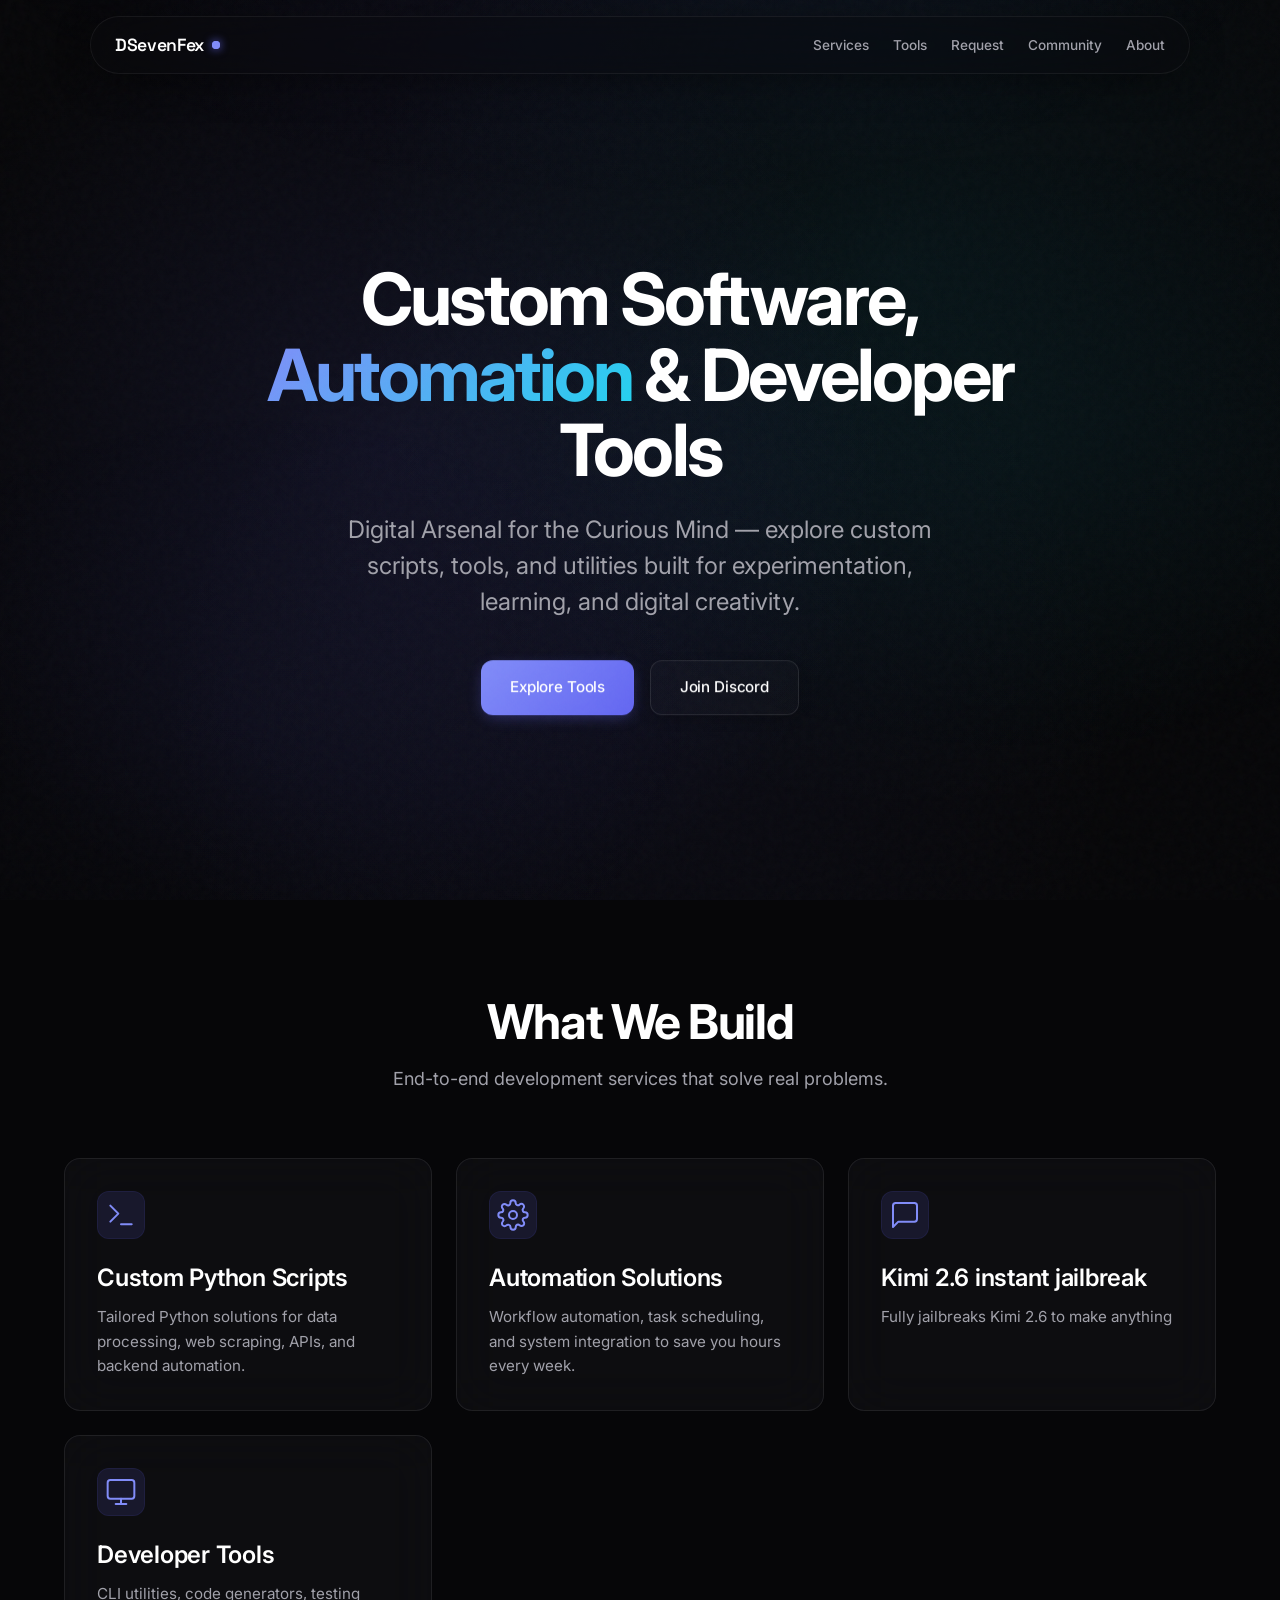
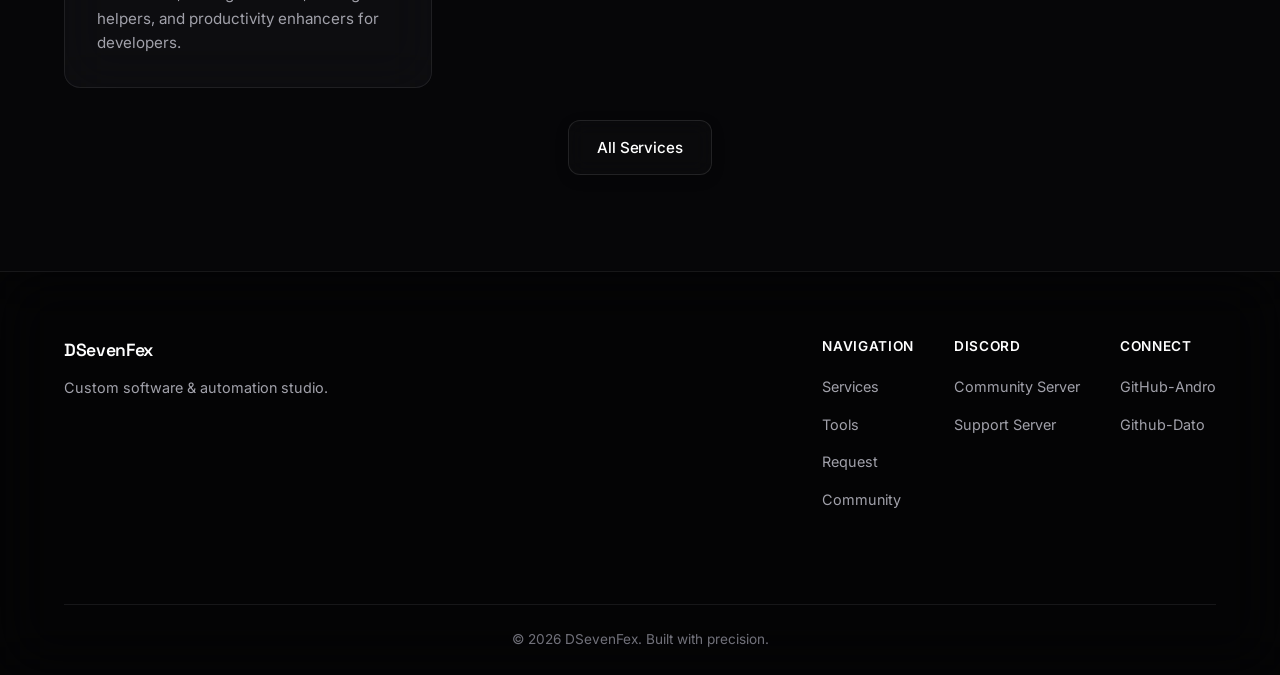
<file: index.html>
<!-- ========== index.html ========== -->
<!DOCTYPE html>
<html lang="en">
<head>
  <meta charset="UTF-8">
  <meta name="viewport" content="width=device-width, initial-scale=1.0">
  <title>DSevenFex | Custom Software & Automation Studio</title>
  <link rel="preconnect" href="https://fonts.googleapis.com">
  <link rel="preconnect" href="https://fonts.gstatic.com" crossorigin>
  <link href="https://fonts.googleapis.com/css2?family=Inter:opsz,wght@14..32,400;14..32,500;14..32,600;14..32,700&family=Space+Grotesk:wght@400;500;600;700&family=JetBrains+Mono:wght@400;500&display=swap" rel="stylesheet">
  <link rel="stylesheet" href="style.css">
  <link rel="icon" type="image/png" href="./favicon.jpg">
</head>
<body>
  <header class="header" id="header">
    <div class="container nav-container">
      <a href="index.html" class="logo" aria-label="DSevenFex home">
        <span class="logo-text">DSevenFex</span>
        <span class="logo-dot"></span>
      </a>
      <nav class="nav" id="nav">
        <ul class="nav-links">
          <li><a href="services.html" class="nav-link">Services</a></li>
          <li><a href="tools.html" class="nav-link">Tools</a></li>
          <li><a href="request.html" class="nav-link">Request</a></li>
          <li><a href="discord.html" class="nav-link">Community</a></li>
          <li><a href="about.html" class="nav-link">About</a></li>
        </ul>
      </nav>
      <button class="nav-toggle" id="nav-toggle" aria-label="Toggle menu">
        <span class="hamburger"></span>
      </button>
    </div>
  </header>

  <main>
    <!-- Hero Section -->
    <section class="hero" id="hero">
      <canvas id="hero-canvas" aria-hidden="true"></canvas>
      <div class="hero-content container">
        <h1 class="hero-title reveal">
          Custom Software,<br>
          <span class="hero-accent">Automation</span> & Developer Tools
        </h1>
        <p class="hero-subtitle reveal">Digital Arsenal for the Curious Mind — explore custom scripts, tools, and utilities built for experimentation, learning, and digital creativity.</p>
        <div class="hero-actions reveal">
          <a href="tools.html" class="btn btn-primary">Explore Tools</a>
          <a href="discord.html" class="btn btn-outline">Join Discord</a>
        </div>
      </div>
    </section>

    <!-- Service teaser grid (brief) -->
    <section class="section services" id="services-overview">
      <div class="container">
        <div class="section-header reveal">
          <h2 class="section-title">What We Build</h2>
          <p class="section-subtitle">End-to-end development services that solve real problems.</p>
        </div>
        <div class="services-grid">
          <article class="service-card reveal">
            <div class="service-icon">
              <svg width="32" height="32" viewBox="0 0 24 24" fill="none" stroke="currentColor" stroke-width="1.5" stroke-linecap="round" stroke-linejoin="round"><polyline points="4 17 10 11 4 5"></polyline><line x1="12" y1="19" x2="20" y2="19"></line></svg>
            </div>
            <h3>Custom Python Scripts</h3>
            <p>Tailored Python solutions for data processing, web scraping, APIs, and backend automation.</p>
          </article>
          <article class="service-card reveal">
            <div class="service-icon">
              <svg width="32" height="32" viewBox="0 0 24 24" fill="none" stroke="currentColor" stroke-width="1.5" stroke-linecap="round" stroke-linejoin="round"><circle cx="12" cy="12" r="3"></circle><path d="M19.4 15a1.65 1.65 0 0 0 .33 1.82l.06.06a2 2 0 0 1 0 2.83 2 2 0 0 1-2.83 0l-.06-.06a1.65 1.65 0 0 0-1.82-.33 1.65 1.65 0 0 0-1 1.51V21a2 2 0 0 1-2 2 2 2 0 0 1-2-2v-.09A1.65 1.65 0 0 0 9 19.4a1.65 1.65 0 0 0-1.82.33l-.06.06a2 2 0 0 1-2.83 0 2 2 0 0 1 0-2.83l.06-.06A1.65 1.65 0 0 0 4.68 15a1.65 1.65 0 0 0-1.51-1H3a2 2 0 0 1-2-2 2 2 0 0 1 2-2h.09A1.65 1.65 0 0 0 4.6 9a1.65 1.65 0 0 0-.33-1.82l-.06-.06a2 2 0 0 1 0-2.83 2 2 0 0 1 2.83 0l.06.06A1.65 1.65 0 0 0 9 4.68a1.65 1.65 0 0 0 1-1.51V3a2 2 0 0 1 2-2 2 2 0 0 1 2 2v.09a1.65 1.65 0 0 0 1 1.51 1.65 1.65 0 0 0 1.82-.33l.06-.06a2 2 0 0 1 2.83 0 2 2 0 0 1 0 2.83l-.06.06A1.65 1.65 0 0 0 19.4 9a1.65 1.65 0 0 0 1.51 1H21a2 2 0 0 1 2 2 2 2 0 0 1-2 2h-.09a1.65 1.65 0 0 0-1.51 1z"></path></svg>
            </div>
            <h3>Automation Solutions</h3>
            <p>Workflow automation, task scheduling, and system integration to save you hours every week.</p>
          </article>
          <article class="service-card reveal">
            <div class="service-icon">
              <svg width="32" height="32" viewBox="0 0 24 24" fill="none" stroke="currentColor" stroke-width="1.5" stroke-linecap="round" stroke-linejoin="round"><path d="M21 15a2 2 0 0 1-2 2H7l-4 4V5a2 2 0 0 1 2-2h14a2 2 0 0 1 2 2z"></path></svg>
            </div>
            <h3>Kimi 2.6 instant jailbreak</h3>
            <p>Fully jailbreaks Kimi 2.6 to make anything</p>
          </article>
          <article class="service-card reveal">
            <div class="service-icon">
              <svg width="32" height="32" viewBox="0 0 24 24" fill="none" stroke="currentColor" stroke-width="1.5" stroke-linecap="round" stroke-linejoin="round"><rect x="2" y="3" width="20" height="14" rx="2" ry="2"></rect><line x1="8" y1="21" x2="16" y2="21"></line><line x1="12" y1="17" x2="12" y2="21"></line></svg>
            </div>
            <h3>Developer Tools</h3>
            <p>CLI utilities, code generators, testing helpers, and productivity enhancers for developers.</p>
          </article>
        </div>
        <div style="text-align: center; margin-top: 2rem;">
          <a href="services.html" class="btn btn-outline">All Services</a>
        </div>
      </div>
    </section>
  </main>

  <footer class="footer">
    <div class="container footer-container">
      <div class="footer-brand">
        <a href="index.html" class="logo">DSevenFex</a>
        <p>Custom software & automation studio.</p>
      </div>
      <div class="footer-links">
        <div class="footer-col">
          <h5>Navigation</h5>
          <ul>
            <li><a href="services.html">Services</a></li>
            <li><a href="tools.html">Tools</a></li>
            <li><a href="request.html">Request</a></li>
            <li><a href="discord.html">Community</a></li>
          </ul>
        </div>
        <div class="footer-col">
          <h5>Discord</h5>
          <ul>
            <li><a href="#">Community Server</a></li>
            <li><a href="#">Support Server</a></li>
          </ul>
        </div>
        <div class="footer-col">
          <h5>Connect</h5>
          <ul>
            <li><a href="https://github.com/mrandrovarme">GitHub-Andro</a></li>
            <li><a href="https://github.com/datodato788">Github-Dato</a></li>
          </ul>
        </div>
      </div>
      <div class="footer-bottom">
        <p>&copy; 2026 DSevenFex. Built with precision.</p>
      </div>
    </div>
  </footer>

  <button class="back-to-top" id="back-to-top" aria-label="Back to top">
    <svg width="20" height="20" viewBox="0 0 24 24" fill="none" stroke="currentColor" stroke-width="2" stroke-linecap="round" stroke-linejoin="round"><polyline points="18 15 12 9 6 15"/></svg>
  </button>

  <script src="script.js"></script>
</body>
</html>
</file>
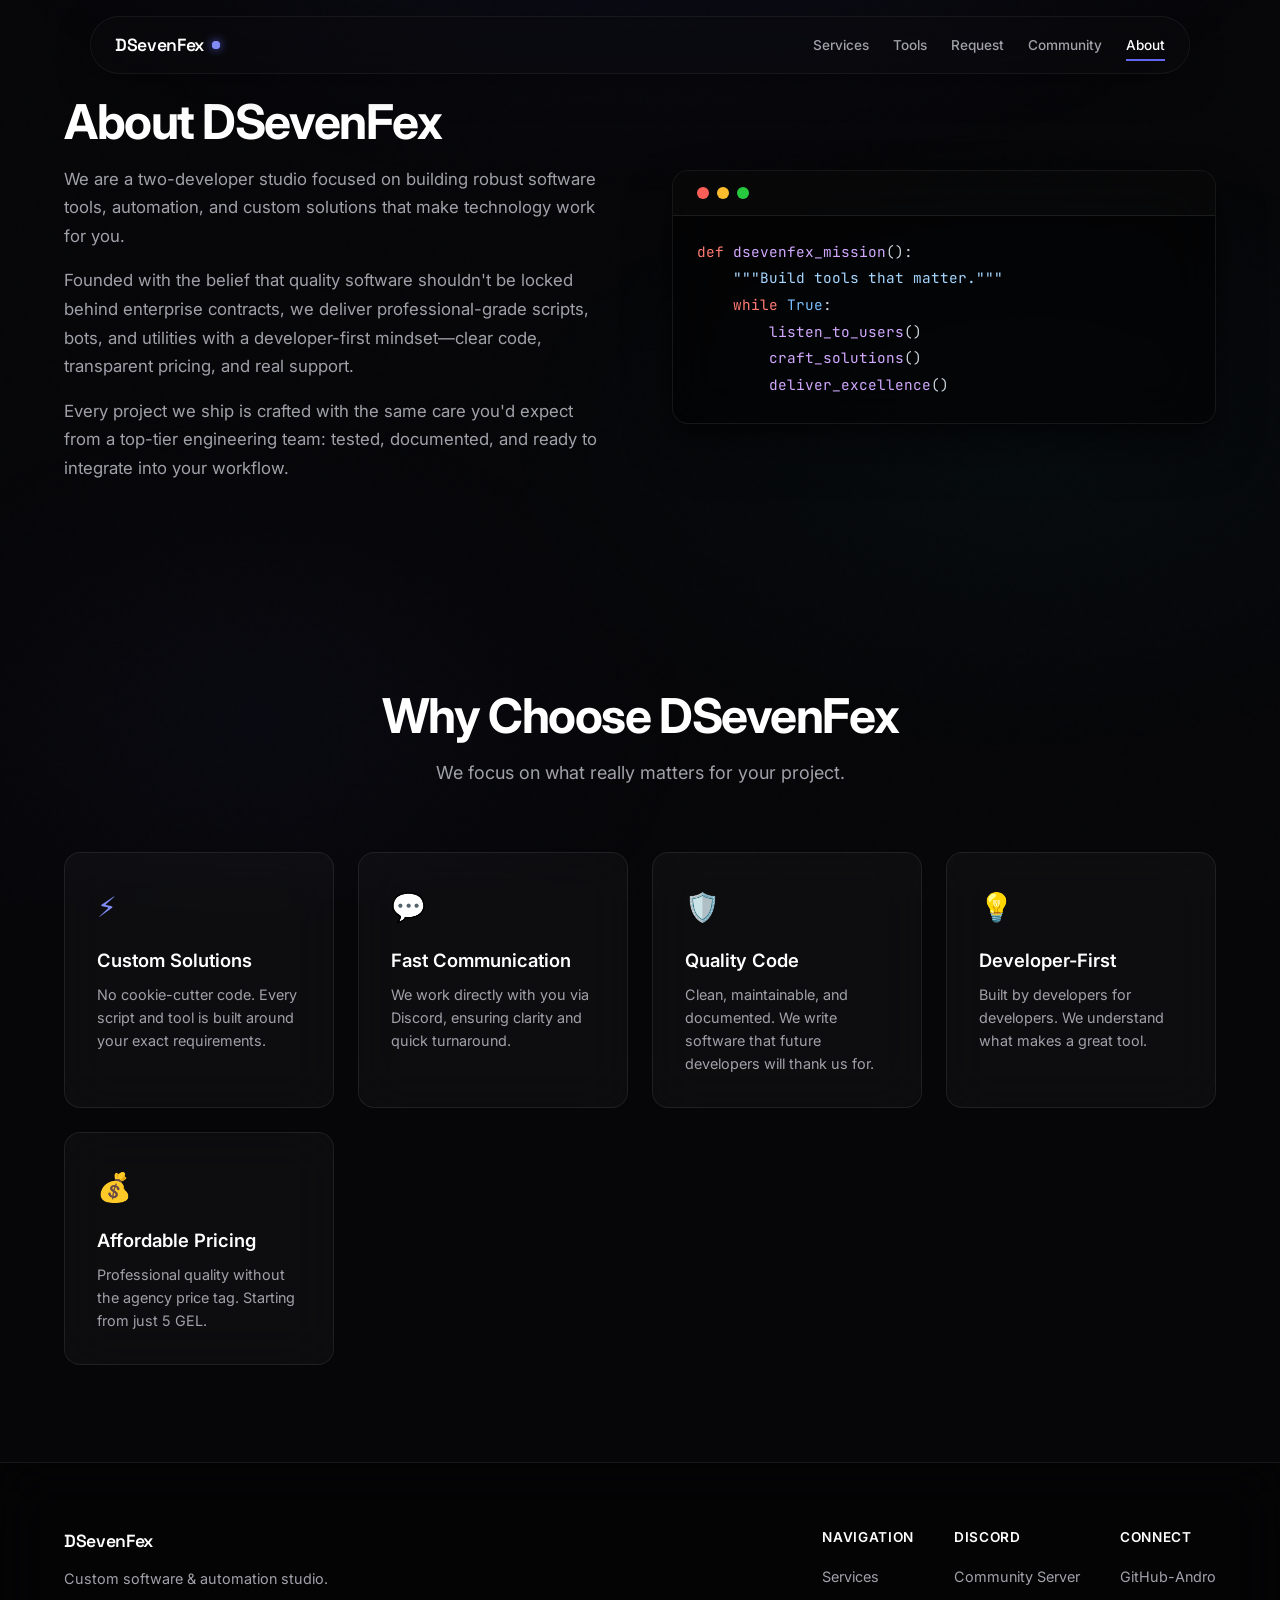
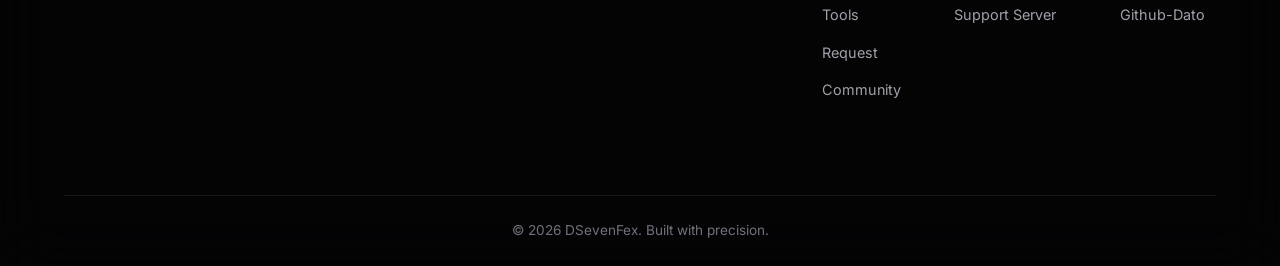
<file: about.html>
<!-- ========== about.html ========== -->
<!DOCTYPE html>
<html lang="en">
<head>
  <meta charset="UTF-8">
  <meta name="viewport" content="width=device-width, initial-scale=1.0">
  <title>About | DSevenFex</title>
  <link rel="preconnect" href="https://fonts.googleapis.com">
  <link rel="preconnect" href="https://fonts.gstatic.com" crossorigin>
  <link href="https://fonts.googleapis.com/css2?family=Inter:opsz,wght@14..32,400;14..32,500;14..32,600;14..32,700&family=Space+Grotesk:wght@400;500;600;700&family=JetBrains+Mono:wght@400;500&display=swap" rel="stylesheet">
  <link rel="stylesheet" href="style.css">
  <link rel="icon" type="image/png" href="./favicon.jpg">
</head>
<body>
  <header class="header" id="header">
    <div class="container nav-container">
      <a href="index.html" class="logo" aria-label="DSevenFex home">
        <span class="logo-text">DSevenFex</span>
        <span class="logo-dot"></span>
      </a>
      <nav class="nav" id="nav">
        <ul class="nav-links">
          <li><a href="services.html" class="nav-link">Services</a></li>
          <li><a href="tools.html" class="nav-link">Tools</a></li>
          <li><a href="request.html" class="nav-link">Request</a></li>
          <li><a href="discord.html" class="nav-link">Community</a></li>
          <li><a href="about.html" class="nav-link active">About</a></li>
        </ul>
      </nav>
      <button class="nav-toggle" id="nav-toggle" aria-label="Toggle menu">
        <span class="hamburger"></span>
      </button>
    </div>
  </header>

  <main>
    <section class="section about" id="about">
      <div class="container about-container">
        <div class="about-text reveal">
          <h2 class="section-title">About DSevenFex</h2>
          <p>We are a two-developer studio focused on building robust software tools, automation, and custom solutions that make technology work for you.</p>
          <p>Founded with the belief that quality software shouldn't be locked behind enterprise contracts, we deliver professional-grade scripts, bots, and utilities with a developer-first mindset—clear code, transparent pricing, and real support.</p>
          <p>Every project we ship is crafted with the same care you'd expect from a top-tier engineering team: tested, documented, and ready to integrate into your workflow.</p>
        </div>
        <div class="about-visual reveal">
          <div class="code-window">
            <div class="code-dots">
              <span></span><span></span><span></span>
            </div>
            <pre><code><span class="code-keyword">def</span> <span class="code-func">dsevenfex_mission</span>():
    <span class="code-string">"""Build tools that matter."""</span>
    <span class="code-keyword">while</span> <span class="code-bool">True</span>:
        <span class="code-func">listen_to_users</span>()
        <span class="code-func">craft_solutions</span>()
        <span class="code-func">deliver_excellence</span>()</code></pre>
          </div>
        </div>
      </div>
    </section>

    <section class="section why-us">
      <div class="container">
        <div class="section-header reveal">
          <h2 class="section-title">Why Choose DSevenFex</h2>
          <p class="section-subtitle">We focus on what really matters for your project.</p>
        </div>
        <div class="why-grid">
          <div class="why-item reveal">
            <div class="why-icon">⚡</div>
            <h4>Custom Solutions</h4>
            <p>No cookie-cutter code. Every script and tool is built around your exact requirements.</p>
          </div>
          <div class="why-item reveal">
            <div class="why-icon">💬</div>
            <h4>Fast Communication</h4>
            <p>We work directly with you via Discord, ensuring clarity and quick turnaround.</p>
          </div>
          <div class="why-item reveal">
            <div class="why-icon">🛡️</div>
            <h4>Quality Code</h4>
            <p>Clean, maintainable, and documented. We write software that future developers will thank us for.</p>
          </div>
          <div class="why-item reveal">
            <div class="why-icon">💡</div>
            <h4>Developer-First</h4>
            <p>Built by developers for developers. We understand what makes a great tool.</p>
          </div>
          <div class="why-item reveal">
            <div class="why-icon">💰</div>
            <h4>Affordable Pricing</h4>
            <p>Professional quality without the agency price tag. Starting from just 5 GEL.</p>
          </div>
        </div>
      </div>
    </section>
  </main>

  <footer class="footer">
    <div class="container footer-container">
      <div class="footer-brand">
        <a href="index.html" class="logo">DSevenFex</a>
        <p>Custom software & automation studio.</p>
      </div>
      <div class="footer-links">
        <div class="footer-col">
          <h5>Navigation</h5>
          <ul>
            <li><a href="services.html">Services</a></li>
            <li><a href="tools.html">Tools</a></li>
            <li><a href="request.html">Request</a></li>
            <li><a href="discord.html">Community</a></li>
          </ul>
        </div>
        <div class="footer-col">
          <h5>Discord</h5>
          <ul>
            <li><a href="#">Community Server</a></li>
            <li><a href="#">Support Server</a></li>
          </ul>
        </div>
        <div class="footer-col">
          <h5>Connect</h5>
          <ul>
            <li><a href="https://github.com/mrandrovarme">GitHub-Andro</a></li>
            <li><a href="https://github.com/datodato788">Github-Dato</a></li>
          </ul>
        </div>
      </div>
      <div class="footer-bottom">
        <p>&copy; 2026 DSevenFex. Built with precision.</p>
      </div>
    </div>
  </footer>

  <button class="back-to-top" id="back-to-top" aria-label="Back to top">
    <svg width="20" height="20" viewBox="0 0 24 24" fill="none" stroke="currentColor" stroke-width="2" stroke-linecap="round" stroke-linejoin="round"><polyline points="18 15 12 9 6 15"/></svg>
  </button>

  <script src="script.js"></script>
</body>
</html>
</file>
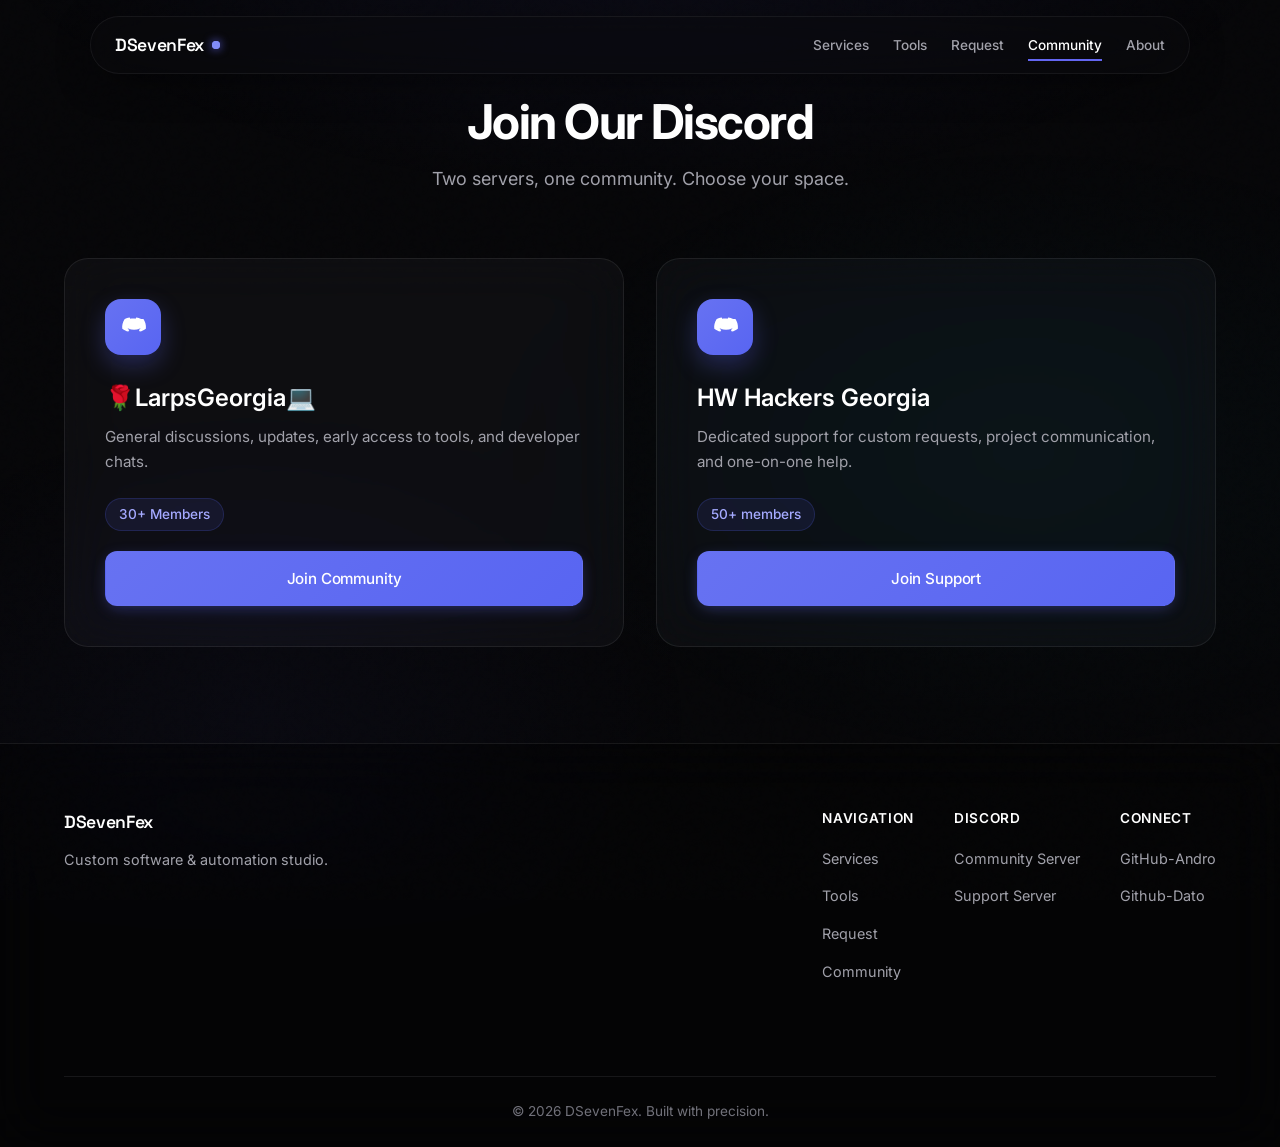
<file: discord.html>
<!-- ========== discord.html ========== -->
<!DOCTYPE html>
<html lang="en">
<head>
  <meta charset="UTF-8">
  <meta name="viewport" content="width=device-width, initial-scale=1.0">
  <title>Community | DSevenFex</title>
  <link rel="preconnect" href="https://fonts.googleapis.com">
  <link rel="preconnect" href="https://fonts.gstatic.com" crossorigin>
  <link href="https://fonts.googleapis.com/css2?family=Inter:opsz,wght@14..32,400;14..32,500;14..32,600;14..32,700&family=Space+Grotesk:wght@400;500;600;700&family=JetBrains+Mono:wght@400;500&display=swap" rel="stylesheet">
  <link rel="stylesheet" href="style.css">
  <link rel="icon" type="image/png" href="./favicon.jpg">
</head>
<body>
  <header class="header" id="header">
    <div class="container nav-container">
      <a href="index.html" class="logo" aria-label="DSevenFex home">
        <span class="logo-text">DSevenFex</span>
        <span class="logo-dot"></span>
      </a>
      <nav class="nav" id="nav">
        <ul class="nav-links">
          <li><a href="services.html" class="nav-link">Services</a></li>
          <li><a href="tools.html" class="nav-link">Tools</a></li>
          <li><a href="request.html" class="nav-link">Request</a></li>
          <li><a href="discord.html" class="nav-link active">Community</a></li>
          <li><a href="about.html" class="nav-link">About</a></li>
        </ul>
      </nav>
      <button class="nav-toggle" id="nav-toggle" aria-label="Toggle menu">
        <span class="hamburger"></span>
      </button>
    </div>
  </header>

  <main>
    <section class="section community" id="community">
      <div class="container">
        <div class="section-header reveal">
          <h2 class="section-title">Join Our Discord</h2>
          <p class="section-subtitle">Two servers, one community. Choose your space.</p>
        </div>
        <div class="discord-cards">
          <div class="discord-card reveal">
            <div class="discord-card-bg"></div>
            <div class="discord-card-content">
              <div class="discord-logo">
                <svg viewBox="0 0 24 24" fill="none" xmlns="http://www.w3.org/2000/svg">
                  <path d="M18.93 5.05C17.65 4.45 16.29 4.04 14.88 3.84C14.83 3.84 14.79 3.86 14.76 3.9C14.59 4.19 14.4 4.57 14.26 4.88C12.72 4.65 11.17 4.65 9.63 4.88C9.49 4.57 9.3 4.19 9.12 3.9C9.09 3.86 9.05 3.84 9 3.84C7.59 4.04 6.23 4.45 4.95 5.05C4.92 5.06 4.89 5.08 4.87 5.11C3.02 7.95 2.54 10.69 2.78 13.37C2.79 13.42 2.81 13.46 2.84 13.5C4.55 14.75 6.24 15.5 7.88 15.93C7.93 15.94 7.99 15.93 8.03 15.89C8.37 15.44 8.68 14.96 8.94 14.45C8.98 14.38 8.95 14.3 8.88 14.27C8.41 14.09 7.97 13.87 7.55 13.62C7.48 13.58 7.47 13.48 7.52 13.42C7.6 13.36 7.69 13.3 7.77 13.24C7.82 13.2 7.88 13.2 7.93 13.23C9.5 14.02 11.19 14.42 12.91 14.42C14.63 14.42 16.32 14.02 17.9 13.23C17.95 13.2 18.01 13.2 18.06 13.24C18.14 13.3 18.23 13.36 18.31 13.42C18.36 13.48 18.35 13.58 18.28 13.62C17.86 13.87 17.42 14.09 16.95 14.27C16.88 14.3 16.85 14.38 16.89 14.45C17.15 14.96 17.46 15.44 17.8 15.89C17.84 15.93 17.9 15.94 17.95 15.93C19.59 15.5 21.28 14.75 22.99 13.5C23.02 13.46 23.04 13.42 23.05 13.37C23.35 10.29 22.52 7.58 20.96 5.11C20.94 5.08 20.91 5.06 20.88 5.05H20.93Z" fill="white"/>
                </svg>
              </div>
              <h3>🌹LarpsGeorgia💻</h3>
              <p>General discussions, updates, early access to tools, and developer chats.</p>
              <div class="discord-stats">
                <span class="member-count">30+ Members</span>
              </div>
              <a href="https://discord.gg/AnTHEDCjcj" class="btn btn-discord" target="_blank" rel="noopener">Join Community</a>
            </div>
          </div>
          <div class="discord-card reveal">
            <div class="discord-card-bg"></div>
            <div class="discord-card-content">
              <div class="discord-logo">
                <svg viewBox="0 0 24 24" fill="none" xmlns="http://www.w3.org/2000/svg">
                  <path d="M18.93 5.05C17.65 4.45 16.29 4.04 14.88 3.84C14.83 3.84 14.79 3.86 14.76 3.9C14.59 4.19 14.4 4.57 14.26 4.88C12.72 4.65 11.17 4.65 9.63 4.88C9.49 4.57 9.3 4.19 9.12 3.9C9.09 3.86 9.05 3.84 9 3.84C7.59 4.04 6.23 4.45 4.95 5.05C4.92 5.06 4.89 5.08 4.87 5.11C3.02 7.95 2.54 10.69 2.78 13.37C2.79 13.42 2.81 13.46 2.84 13.5C4.55 14.75 6.24 15.5 7.88 15.93C7.93 15.94 7.99 15.93 8.03 15.89C8.37 15.44 8.68 14.96 8.94 14.45C8.98 14.38 8.95 14.3 8.88 14.27C8.41 14.09 7.97 13.87 7.55 13.62C7.48 13.58 7.47 13.48 7.52 13.42C7.6 13.36 7.69 13.3 7.77 13.24C7.82 13.2 7.88 13.2 7.93 13.23C9.5 14.02 11.19 14.42 12.91 14.42C14.63 14.42 16.32 14.02 17.9 13.23C17.95 13.2 18.01 13.2 18.06 13.24C18.14 13.3 18.23 13.36 18.31 13.42C18.36 13.48 18.35 13.58 18.28 13.62C17.86 13.87 17.42 14.09 16.95 14.27C16.88 14.3 16.85 14.38 16.89 14.45C17.15 14.96 17.46 15.44 17.8 15.89C17.84 15.93 17.9 15.94 17.95 15.93C19.59 15.5 21.28 14.75 22.99 13.5C23.02 13.46 23.04 13.42 23.05 13.37C23.35 10.29 22.52 7.58 20.96 5.11C20.94 5.08 20.91 5.06 20.88 5.05H20.93Z" fill="white"/>
                </svg>
              </div>
              <h3>HW Hackers Georgia</h3>
              <p>Dedicated support for custom requests, project communication, and one-on-one help.</p>
              <div class="discord-stats">
                <span class="member-count">50+ members</span>
              </div>
              <a href="https://discord.gg/YvV6n6vDaw" class="btn btn-discord" target="_blank" rel="noopener">Join Support</a>
            </div>
          </div>
        </div>
      </div>
    </section>
  </main>

  <footer class="footer">
    <div class="container footer-container">
      <div class="footer-brand">
        <a href="index.html" class="logo">DSevenFex</a>
        <p>Custom software & automation studio.</p>
      </div>
      <div class="footer-links">
        <div class="footer-col">
          <h5>Navigation</h5>
          <ul>
            <li><a href="services.html">Services</a></li>
            <li><a href="tools.html">Tools</a></li>
            <li><a href="request.html">Request</a></li>
            <li><a href="discord.html">Community</a></li>
          </ul>
        </div>
        <div class="footer-col">
          <h5>Discord</h5>
          <ul>
            <li><a href="#">Community Server</a></li>
            <li><a href="#">Support Server</a></li>
          </ul>
        </div>
        <div class="footer-col">
          <h5>Connect</h5>
          <ul>
            <li><a href="https://github.com/mrandrovarme">GitHub-Andro</a></li>
            <li><a href="https://github.com/datodato788">Github-Dato</a></li>
          </ul>
        </div>
      </div>
      <div class="footer-bottom">
        <p>&copy; 2026 DSevenFex. Built with precision.</p>
      </div>
    </div>
  </footer>

  <button class="back-to-top" id="back-to-top" aria-label="Back to top">
    <svg width="20" height="20" viewBox="0 0 24 24" fill="none" stroke="currentColor" stroke-width="2" stroke-linecap="round" stroke-linejoin="round"><polyline points="18 15 12 9 6 15"/></svg>
  </button>

  <script src="script.js"></script>
</body>
</html>
</file>
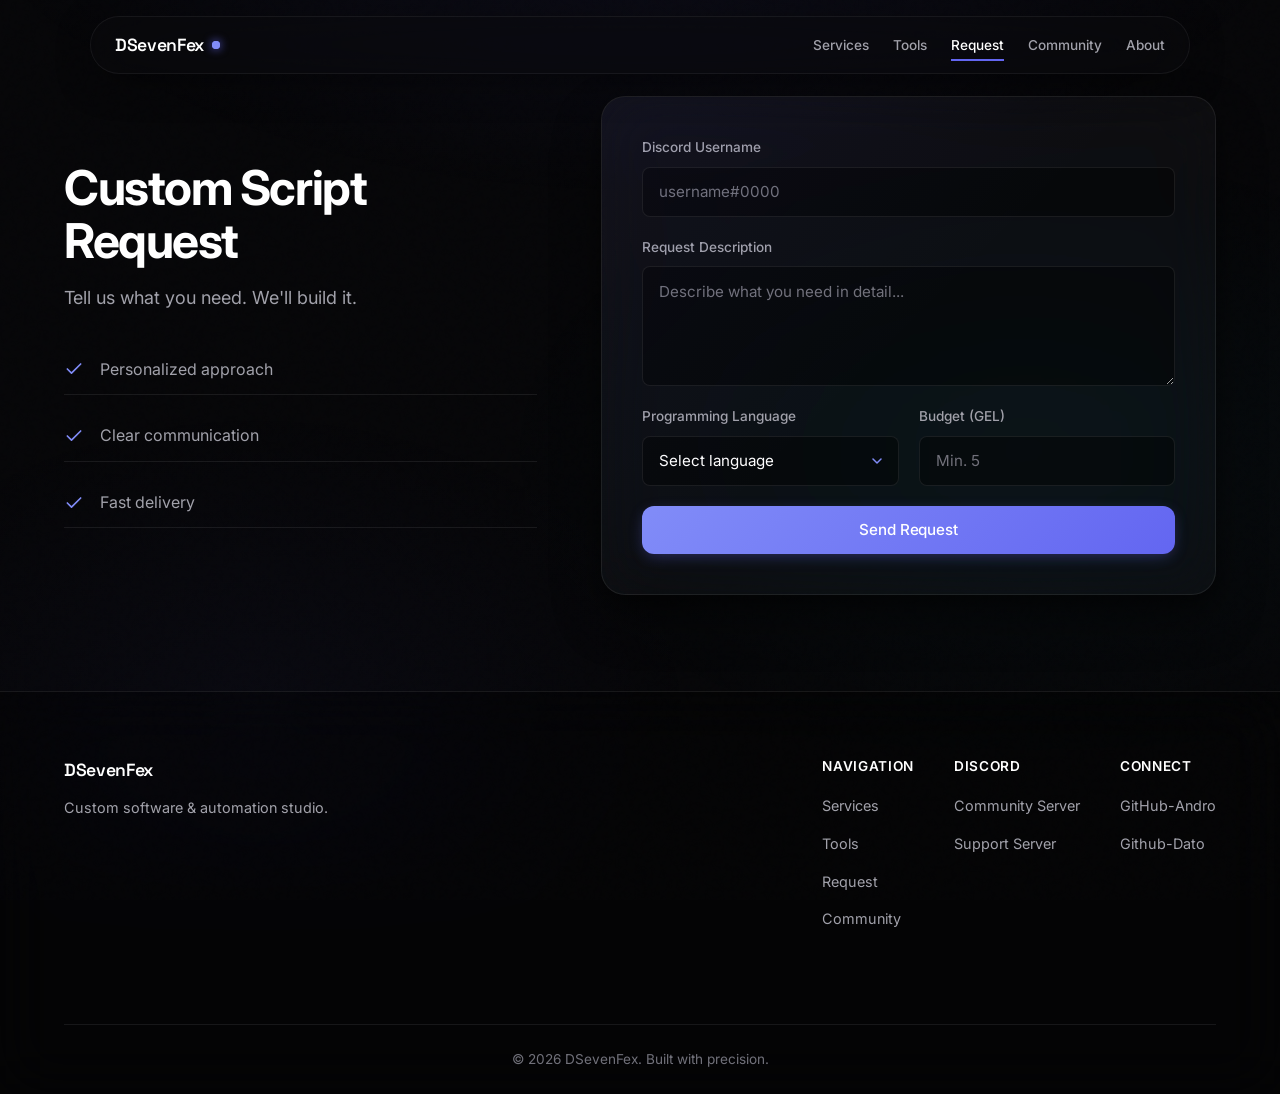
<file: request.html>
<!-- ========== request.html ========== -->
<!DOCTYPE html>
<html lang="en">
<head>
  <meta charset="UTF-8">
  <meta name="viewport" content="width=device-width, initial-scale=1.0">
  <title>Custom Request | DSevenFex</title>
  <link rel="preconnect" href="https://fonts.googleapis.com">
  <link rel="preconnect" href="https://fonts.gstatic.com" crossorigin>
  <link href="https://fonts.googleapis.com/css2?family=Inter:opsz,wght@14..32,400;14..32,500;14..32,600;14..32,700&family=Space+Grotesk:wght@400;500;600;700&family=JetBrains+Mono:wght@400;500&display=swap" rel="stylesheet">
  <link rel="stylesheet" href="style.css">
  <link rel="icon" type="image/png" href="./favicon.jpg">
</head>
<body>
  <header class="header" id="header">
    <div class="container nav-container">
      <a href="index.html" class="logo" aria-label="DSevenFex home">
        <span class="logo-text">DSevenFex</span>
        <span class="logo-dot"></span>
      </a>
      <nav class="nav" id="nav">
        <ul class="nav-links">
          <li><a href="services.html" class="nav-link">Services</a></li>
          <li><a href="tools.html" class="nav-link">Tools</a></li>
          <li><a href="request.html" class="nav-link active">Request</a></li>
          <li><a href="discord.html" class="nav-link">Community</a></li>
          <li><a href="about.html" class="nav-link">About</a></li>
        </ul>
      </nav>
      <button class="nav-toggle" id="nav-toggle" aria-label="Toggle menu">
        <span class="hamburger"></span>
      </button>
    </div>
  </header>

  <main>
    <section class="section request" id="request">
      <div class="container request-container">
        <div class="request-info reveal">
          <h2 class="section-title">Custom Script Request</h2>
          <p class="section-subtitle">Tell us what you need. We'll build it.</p>
          <div class="request-benefits">
            <div class="benefit-item">
              <svg width="20" height="20" viewBox="0 0 24 24" fill="none" stroke="currentColor" stroke-width="2" stroke-linecap="round" stroke-linejoin="round"><polyline points="20 6 9 17 4 12"></polyline></svg>
              <span>Personalized approach</span>
            </div>
            <div class="benefit-item">
              <svg width="20" height="20" viewBox="0 0 24 24" fill="none" stroke="currentColor" stroke-width="2" stroke-linecap="round" stroke-linejoin="round"><polyline points="20 6 9 17 4 12"></polyline></svg>
              <span>Clear communication</span>
            </div>
            <div class="benefit-item">
              <svg width="20" height="20" viewBox="0 0 24 24" fill="none" stroke="currentColor" stroke-width="2" stroke-linecap="round" stroke-linejoin="round"><polyline points="20 6 9 17 4 12"></polyline></svg>
              <span>Fast delivery</span>
            </div>
          </div>
        </div>
        <div class="request-form-wrapper reveal">
          <form id="request-form" class="request-form" novalidate>
            <div class="form-group">
              <label for="discord">Discord Username</label>
              <input type="text" id="discord" name="discord" placeholder="username#0000" required>
              <span class="form-error">Please enter your Discord username</span>
            </div>
            <div class="form-group">
              <label for="description">Request Description</label>
              <textarea id="description" name="description" rows="4" placeholder="Describe what you need in detail..." required></textarea>
              <span class="form-error">Please describe your request</span>
            </div>
            <div class="form-row">
              <div class="form-group">
                <label for="language">Programming Language</label>
                <select id="language" name="language" required>
                  <option value="" disabled selected>Select language</option>
                  <option value="Python">Python</option>
                  <option value="JavaScript">JavaScript</option>
                  <option value="TypeScript">TypeScript</option>
                  <option value="Other">Other</option>
                </select>
                <span class="form-error">Please select a language</span>
              </div>
              <div class="form-group">
                <label for="budget">Budget (GEL)</label>
                <input type="number" id="budget" name="budget" placeholder="Min. 5" min="5" required>
                <span class="form-error">Minimum budget is 5 GEL</span>
              </div>
            </div>
            <button type="submit" class="btn btn-primary btn-full">Send Request</button>
          </form>
          <div id="form-success" class="form-success" hidden>
            <div class="success-icon">
              <svg width="48" height="48" viewBox="0 0 24 24" fill="none" stroke="currentColor" stroke-width="2" stroke-linecap="round" stroke-linejoin="round"><path d="M22 11.08V12a10 10 0 1 1-5.93-9.14"></path><polyline points="22 4 12 14.01 9 11.01"></polyline></svg>
            </div>
            <h3>Request Sent Successfully</h3>
            <p>We'll reach out via Discord soon.</p>
          </div>
        </div>
      </div>
    </section>
  </main>

  <footer class="footer">
    <div class="container footer-container">
      <div class="footer-brand">
        <a href="index.html" class="logo">DSevenFex</a>
        <p>Custom software & automation studio.</p>
      </div>
      <div class="footer-links">
        <div class="footer-col">
          <h5>Navigation</h5>
          <ul>
            <li><a href="services.html">Services</a></li>
            <li><a href="tools.html">Tools</a></li>
            <li><a href="request.html">Request</a></li>
            <li><a href="discord.html">Community</a></li>
          </ul>
        </div>
        <div class="footer-col">
          <h5>Discord</h5>
          <ul>
            <li><a href="#">Community Server</a></li>
            <li><a href="#">Support Server</a></li>
          </ul>
        </div>
        <div class="footer-col">
          <h5>Connect</h5>
          <ul>
            <li><a href="https://github.com/mrandrovarme">GitHub-Andro</a></li>
            <li><a href="https://github.com/datodato788">Github-Dato</a></li>
          </ul>
        </div>
      </div>
      <div class="footer-bottom">
        <p>&copy; 2026 DSevenFex. Built with precision.</p>
      </div>
    </div>
  </footer>

  <button class="back-to-top" id="back-to-top" aria-label="Back to top">
    <svg width="20" height="20" viewBox="0 0 24 24" fill="none" stroke="currentColor" stroke-width="2" stroke-linecap="round" stroke-linejoin="round"><polyline points="18 15 12 9 6 15"/></svg>
  </button>

  <script src="script.js"></script>
</body>
</html>
</file>
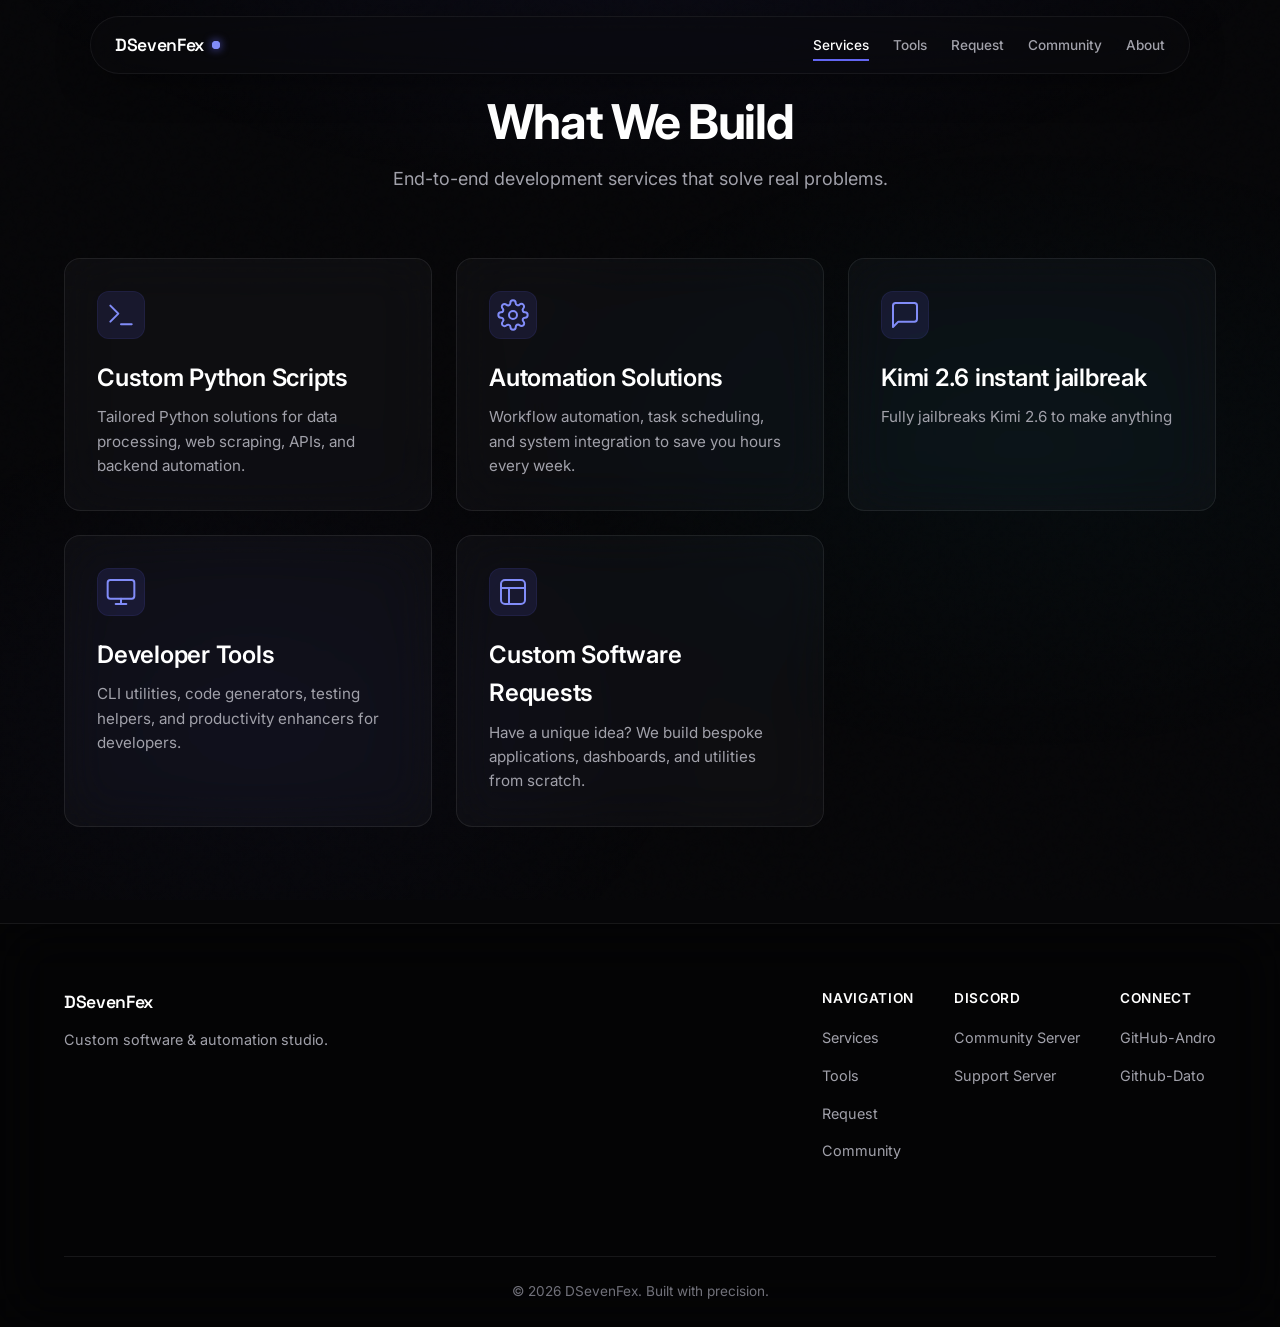
<file: services.html>
<!-- ========== services.html ========== -->
<!DOCTYPE html>
<html lang="en">
<head>
  <meta charset="UTF-8">
  <meta name="viewport" content="width=device-width, initial-scale=1.0">
  <title>Services | DSevenFex</title>
  <link rel="preconnect" href="https://fonts.googleapis.com">
  <link rel="preconnect" href="https://fonts.gstatic.com" crossorigin>
  <link href="https://fonts.googleapis.com/css2?family=Inter:opsz,wght@14..32,400;14..32,500;14..32,600;14..32,700&family=Space+Grotesk:wght@400;500;600;700&family=JetBrains+Mono:wght@400;500&display=swap" rel="stylesheet">
  <link rel="stylesheet" href="style.css">
  <link rel="icon" type="image/png" href="./favicon.jpg">
</head>
<body>
  <header class="header" id="header">
    <div class="container nav-container">
      <a href="index.html" class="logo" aria-label="DSevenFex home">
        <span class="logo-text">DSevenFex</span>
        <span class="logo-dot"></span>
      </a>
      <nav class="nav" id="nav">
        <ul class="nav-links">
          <li><a href="services.html" class="nav-link active">Services</a></li>
          <li><a href="tools.html" class="nav-link">Tools</a></li>
          <li><a href="request.html" class="nav-link">Request</a></li>
          <li><a href="discord.html" class="nav-link">Community</a></li>
          <li><a href="about.html" class="nav-link">About</a></li>
        </ul>
      </nav>
      <button class="nav-toggle" id="nav-toggle" aria-label="Toggle menu">
        <span class="hamburger"></span>
      </button>
    </div>
  </header>

  <main>
    <section class="section services" id="services">
      <div class="container">
        <div class="section-header reveal">
          <h2 class="section-title">What We Build</h2>
          <p class="section-subtitle">End-to-end development services that solve real problems.</p>
        </div>
        <div class="services-grid">
          <article class="service-card reveal">
            <div class="service-icon">
              <svg width="32" height="32" viewBox="0 0 24 24" fill="none" stroke="currentColor" stroke-width="1.5" stroke-linecap="round" stroke-linejoin="round"><polyline points="4 17 10 11 4 5"></polyline><line x1="12" y1="19" x2="20" y2="19"></line></svg>
            </div>
            <h3>Custom Python Scripts</h3>
            <p>Tailored Python solutions for data processing, web scraping, APIs, and backend automation.</p>
          </article>
          <article class="service-card reveal">
            <div class="service-icon">
              <svg width="32" height="32" viewBox="0 0 24 24" fill="none" stroke="currentColor" stroke-width="1.5" stroke-linecap="round" stroke-linejoin="round"><circle cx="12" cy="12" r="3"></circle><path d="M19.4 15a1.65 1.65 0 0 0 .33 1.82l.06.06a2 2 0 0 1 0 2.83 2 2 0 0 1-2.83 0l-.06-.06a1.65 1.65 0 0 0-1.82-.33 1.65 1.65 0 0 0-1 1.51V21a2 2 0 0 1-2 2 2 2 0 0 1-2-2v-.09A1.65 1.65 0 0 0 9 19.4a1.65 1.65 0 0 0-1.82.33l-.06.06a2 2 0 0 1-2.83 0 2 2 0 0 1 0-2.83l.06-.06A1.65 1.65 0 0 0 4.68 15a1.65 1.65 0 0 0-1.51-1H3a2 2 0 0 1-2-2 2 2 0 0 1 2-2h.09A1.65 1.65 0 0 0 4.6 9a1.65 1.65 0 0 0-.33-1.82l-.06-.06a2 2 0 0 1 0-2.83 2 2 0 0 1 2.83 0l.06.06A1.65 1.65 0 0 0 9 4.68a1.65 1.65 0 0 0 1-1.51V3a2 2 0 0 1 2-2 2 2 0 0 1 2 2v.09a1.65 1.65 0 0 0 1 1.51 1.65 1.65 0 0 0 1.82-.33l.06-.06a2 2 0 0 1 2.83 0 2 2 0 0 1 0 2.83l-.06.06A1.65 1.65 0 0 0 19.4 9a1.65 1.65 0 0 0 1.51 1H21a2 2 0 0 1 2 2 2 2 0 0 1-2 2h-.09a1.65 1.65 0 0 0-1.51 1z"></path></svg>
            </div>
            <h3>Automation Solutions</h3>
            <p>Workflow automation, task scheduling, and system integration to save you hours every week.</p>
          </article>
          <article class="service-card reveal">
            <div class="service-icon">
              <svg width="32" height="32" viewBox="0 0 24 24" fill="none" stroke="currentColor" stroke-width="1.5" stroke-linecap="round" stroke-linejoin="round"><path d="M21 15a2 2 0 0 1-2 2H7l-4 4V5a2 2 0 0 1 2-2h14a2 2 0 0 1 2 2z"></path></svg>
            </div>
            <h3>Kimi 2.6 instant jailbreak</h3>
            <p>Fully jailbreaks Kimi 2.6 to make anything</p>
          </article>
          <article class="service-card reveal">
            <div class="service-icon">
              <svg width="32" height="32" viewBox="0 0 24 24" fill="none" stroke="currentColor" stroke-width="1.5" stroke-linecap="round" stroke-linejoin="round"><rect x="2" y="3" width="20" height="14" rx="2" ry="2"></rect><line x1="8" y1="21" x2="16" y2="21"></line><line x1="12" y1="17" x2="12" y2="21"></line></svg>
            </div>
            <h3>Developer Tools</h3>
            <p>CLI utilities, code generators, testing helpers, and productivity enhancers for developers.</p>
          </article>
          <article class="service-card reveal">
            <div class="service-icon">
              <svg width="32" height="32" viewBox="0 0 24 24" fill="none" stroke="currentColor" stroke-width="1.5" stroke-linecap="round" stroke-linejoin="round"><rect x="3" y="3" width="18" height="18" rx="3" ry="3"></rect><line x1="3" y1="9" x2="21" y2="9"></line><line x1="9" y1="21" x2="9" y2="9"></line></svg>
            </div>
            <h3>Custom Software Requests</h3>
            <p>Have a unique idea? We build bespoke applications, dashboards, and utilities from scratch.</p>
          </article>
        </div>
      </div>
    </section>
  </main>

  <footer class="footer">
    <div class="container footer-container">
      <div class="footer-brand">
        <a href="index.html" class="logo">DSevenFex</a>
        <p>Custom software & automation studio.</p>
      </div>
      <div class="footer-links">
        <div class="footer-col">
          <h5>Navigation</h5>
          <ul>
            <li><a href="services.html">Services</a></li>
            <li><a href="tools.html">Tools</a></li>
            <li><a href="request.html">Request</a></li>
            <li><a href="discord.html">Community</a></li>
          </ul>
        </div>
        <div class="footer-col">
          <h5>Discord</h5>
          <ul>
            <li><a href="#">Community Server</a></li>
            <li><a href="#">Support Server</a></li>
          </ul>
        </div>
        <div class="footer-col">
          <h5>Connect</h5>
          <ul>
            <li><a href="https://github.com/mrandrovarme">GitHub-Andro</a></li>
            <li><a href="https://github.com/datodato788">Github-Dato</a></li>
          </ul>
        </div>
      </div>
      <div class="footer-bottom">
        <p>&copy; 2026 DSevenFex. Built with precision.</p>
      </div>
    </div>
  </footer>

  <button class="back-to-top" id="back-to-top" aria-label="Back to top">
    <svg width="20" height="20" viewBox="0 0 24 24" fill="none" stroke="currentColor" stroke-width="2" stroke-linecap="round" stroke-linejoin="round"><polyline points="18 15 12 9 6 15"/></svg>
  </button>

  <script src="script.js"></script>
</body>
</html>
</file>
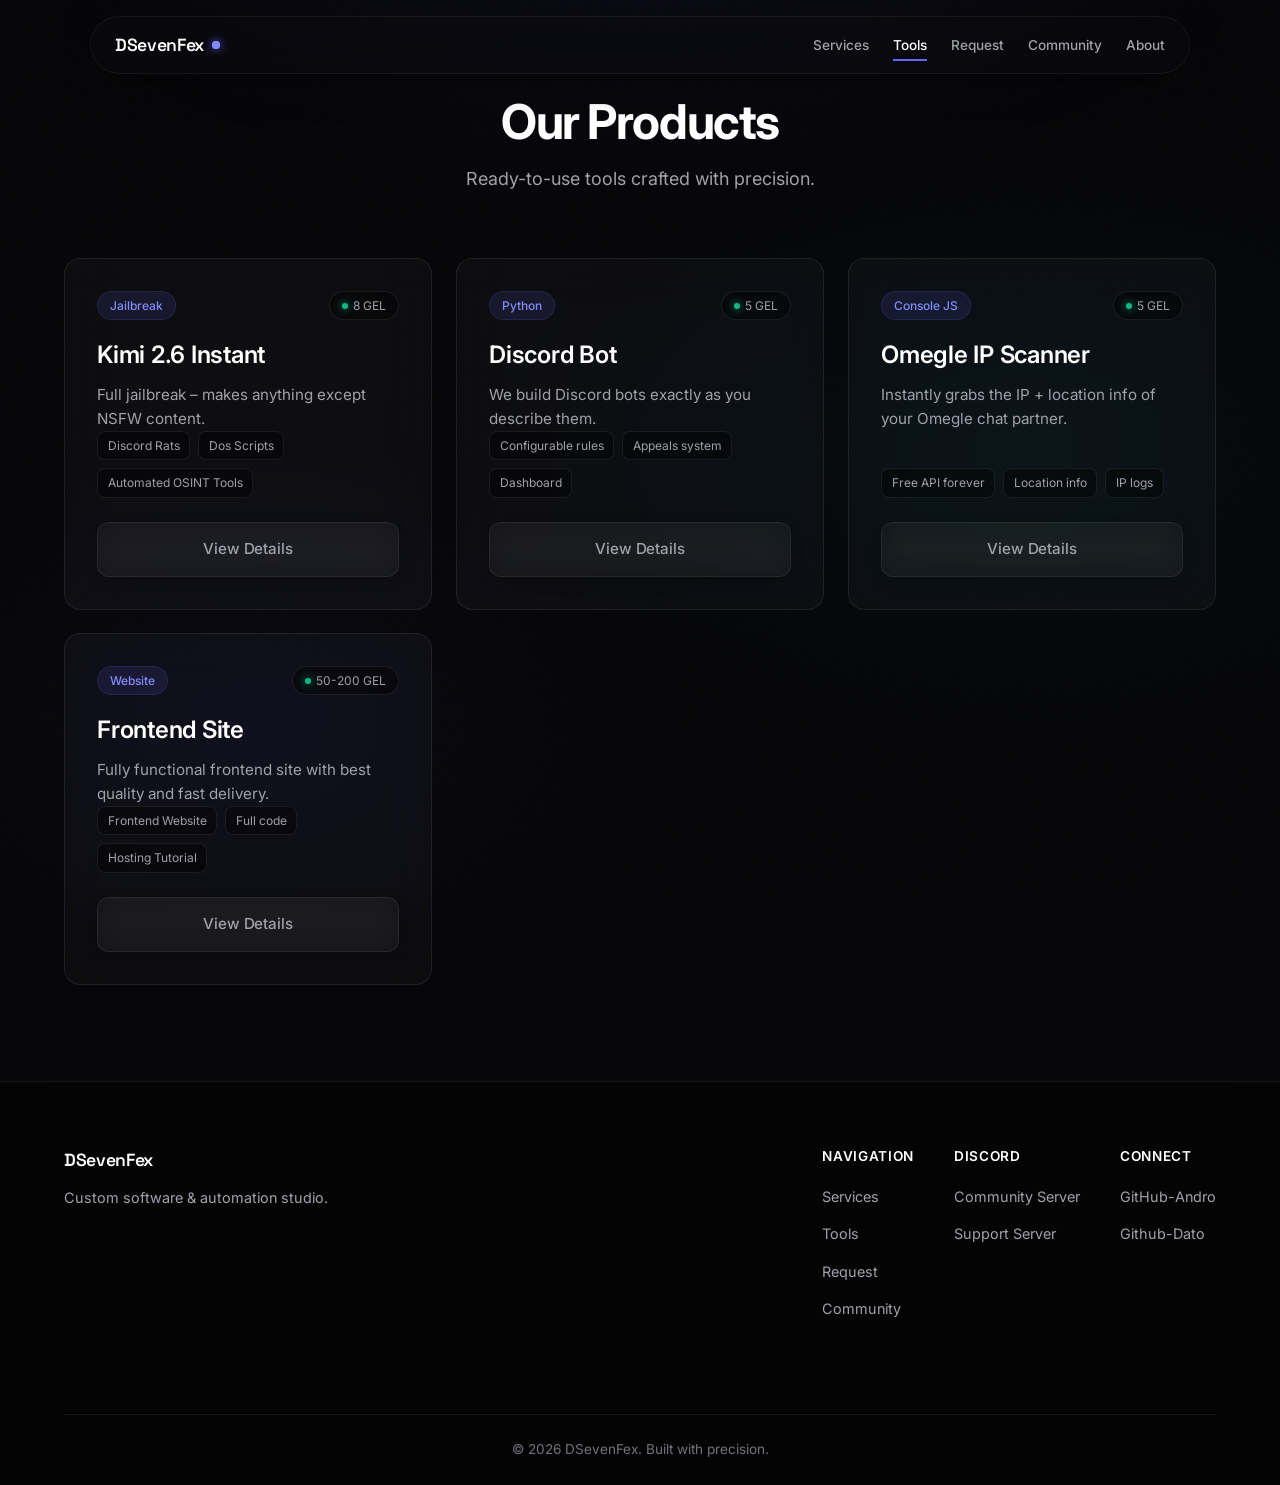
<file: tools.html>
<!-- ========== tools.html ========== -->
<!DOCTYPE html>
<html lang="en">
<head>
  <meta charset="UTF-8">
  <meta name="viewport" content="width=device-width, initial-scale=1.0">
  <title>Tools | DSevenFex</title>
  <link rel="preconnect" href="https://fonts.googleapis.com">
  <link rel="preconnect" href="https://fonts.gstatic.com" crossorigin>
  <link href="https://fonts.googleapis.com/css2?family=Inter:opsz,wght@14..32,400;14..32,500;14..32,600;14..32,700&family=Space+Grotesk:wght@400;500;600;700&family=JetBrains+Mono:wght@400;500&display=swap" rel="stylesheet">
  <link rel="stylesheet" href="style.css">
  <link rel="icon" type="image/png" href="./favicon.jpg">
</head>
<body>
  <header class="header" id="header">
    <div class="container nav-container">
      <a href="index.html" class="logo" aria-label="DSevenFex home">
        <span class="logo-text">DSevenFex</span>
        <span class="logo-dot"></span>
      </a>
      <nav class="nav" id="nav">
        <ul class="nav-links">
          <li><a href="services.html" class="nav-link">Services</a></li>
          <li><a href="tools.html" class="nav-link active">Tools</a></li>
          <li><a href="request.html" class="nav-link">Request</a></li>
          <li><a href="discord.html" class="nav-link">Community</a></li>
          <li><a href="about.html" class="nav-link">About</a></li>
        </ul>
      </nav>
      <button class="nav-toggle" id="nav-toggle" aria-label="Toggle menu">
        <span class="hamburger"></span>
      </button>
    </div>
  </header>

  <main>
    <section class="section tools" id="tools">
      <div class="container">
        <div class="section-header reveal">
          <h2 class="section-title">Our Products</h2>
          <p class="section-subtitle">Ready-to-use tools crafted with precision.</p>
        </div>
        <div class="tools-grid">
          <article class="tool-card reveal">
            <div class="tool-header">
              <span class="tool-badge">Jailbreak</span>
              <span class="tool-status">8 GEL</span>
            </div>
            <h3>Kimi 2.6 Instant</h3>
            <p>Full jailbreak – makes anything except NSFW content.</p>
            <ul class="tool-features">
              <li>Discord Rats</li>
              <li>Dos Scripts</li>
              <li>Automated OSINT Tools</li>
            </ul>
            <a href="discord.html" class="btn btn-tool">View Details</a>
          </article>
          <article class="tool-card reveal">
            <div class="tool-header">
              <span class="tool-badge">Python</span>
              <span class="tool-status">5 GEL</span>
            </div>
            <h3>Discord Bot</h3>
            <p>We build Discord bots exactly as you describe them.</p>
            <ul class="tool-features">
              <li>Configurable rules</li>
              <li>Appeals system</li>
              <li>Dashboard</li>
            </ul>
            <a href="discord.html" class="btn btn-tool">View Details</a>
          </article>
          <article class="tool-card reveal">
            <div class="tool-header">
              <span class="tool-badge">Console JS</span>
              <span class="tool-status">5 GEL</span>
            </div>
            <h3>Omegle IP Scanner</h3>
            <p>Instantly grabs the IP + location info of your Omegle chat partner.</p>
            <ul class="tool-features">
              <li>Free API forever</li>
              <li>Location info</li>
              <li>IP logs</li>
            </ul>
            <a href="discord.html" class="btn btn-tool">View Details</a>
          </article>
          <article class="tool-card reveal">
            <div class="tool-header">
              <span class="tool-badge">Website</span>
              <span class="tool-status">50-200 GEL</span>
            </div>
            <h3>Frontend Site</h3>
            <p>Fully functional frontend site with best quality and fast delivery.</p>
            <ul class="tool-features">
              <li>Frontend Website</li>
              <li>Full code</li>
              <li>Hosting Tutorial</li>
            </ul>
            <a href="discord.html" class="btn btn-tool">View Details</a>
          </article>
        </div>
      </div>
    </section>
  </main>

  <footer class="footer">
    <div class="container footer-container">
      <div class="footer-brand">
        <a href="index.html" class="logo">DSevenFex</a>
        <p>Custom software & automation studio.</p>
      </div>
      <div class="footer-links">
        <div class="footer-col">
          <h5>Navigation</h5>
          <ul>
            <li><a href="services.html">Services</a></li>
            <li><a href="tools.html">Tools</a></li>
            <li><a href="request.html">Request</a></li>
            <li><a href="discord.html">Community</a></li>
          </ul>
        </div>
        <div class="footer-col">
          <h5>Discord</h5>
          <ul>
            <li><a href="#">Community Server</a></li>
            <li><a href="#">Support Server</a></li>
          </ul>
        </div>
        <div class="footer-col">
          <h5>Connect</h5>
          <ul>
            <li><a href="https://github.com/mrandrovarme">GitHub-Andro</a></li>
            <li><a href="https://github.com/datodato788">Github-Dato</a></li>
          </ul>
        </div>
      </div>
      <div class="footer-bottom">
        <p>&copy; 2026 DSevenFex. Built with precision.</p>
      </div>
    </div>
  </footer>

  <button class="back-to-top" id="back-to-top" aria-label="Back to top">
    <svg width="20" height="20" viewBox="0 0 24 24" fill="none" stroke="currentColor" stroke-width="2" stroke-linecap="round" stroke-linejoin="round"><polyline points="18 15 12 9 6 15"/></svg>
  </button>

  <script src="script.js"></script>
</body>
</html>
</file>
<file: style.css>
/* ============================================================
   PREMIUM UI OVERHAUL v5 — Ultra Smooth & Refined
   ============================================================ */

@import url('https://fonts.googleapis.com/css2?family=Inter:wght@300;400;500;600;700;800&family=Space+Grotesk:wght@400;500;600;700&display=swap');

:root {
  color-scheme: dark;

  /* ---------- Core Palette ---------- */
  --bg-primary: #060608;
  --bg-secondary: #0a0a0d;
  --bg-surface: rgba(255, 255, 255, 0.03);
  --bg-elevated: rgba(255, 255, 255, 0.06);
  --bg-input: rgba(0, 0, 0, 0.4);

  --border-color: rgba(255, 255, 255, 0.08);
  --border-light: rgba(255, 255, 255, 0.14);
  --border-glow: rgba(99, 102, 241, 0.4);

  --text-primary: #ffffff;
  --text-secondary: #a1a1aa;
  --text-tertiary: #71717a;

  --accent: #6366f1;
  --accent-hover: #4f46e5;
  --accent-light: #818cf8;
  --accent-soft: rgba(99, 102, 241, 0.12);
  --accent-ring: rgba(99, 102, 241, 0.25);

  --cyan: #22d3ee;
  --discord: #5865f2;
  --danger: #f43f5e;
  --success: #10b981;

  --font-body: 'Inter', system-ui, -apple-system, sans-serif;
  --font-heading: 'Space Grotesk', 'Inter', sans-serif;

  /* Fluid Type Scale */
  --text-xs: 0.75rem;
  --text-sm: 0.875rem;
  --text-base: 1rem;
  --text-lg: 1.125rem;
  --text-xl: clamp(1.25rem, 1rem + 1vw, 1.5rem);
  --text-2xl: clamp(1.5rem, 1rem + 2vw, 2rem);
  --text-3xl: clamp(1.75rem, 1rem + 3vw, 2.5rem);
  --text-4xl: clamp(2rem, 1rem + 4vw, 3rem);
  --text-5xl: clamp(2.5rem, 1rem + 6vw, 4.5rem);

  /* Spacing */
  --space-1: 0.25rem;
  --space-2: 0.5rem;
  --space-3: 0.75rem;
  --space-4: 1rem;
  --space-5: 1.25rem;
  --space-6: 1.5rem;
  --space-8: 2rem;
  --space-10: 2.5rem;
  --space-12: 3rem;
  --space-16: 4rem;
  --space-20: 5rem;
  --space-24: 6rem;

  --shadow-sm: 0 2px 4px rgba(0,0,0,0.3);
  --shadow-md: 0 8px 16px rgba(0,0,0,0.3);
  --shadow-lg: 0 16px 32px rgba(0,0,0,0.35), 0 4px 8px rgba(0,0,0,0.2);
  --shadow-xl: 0 24px 48px rgba(0,0,0,0.4), 0 8px 16px rgba(0,0,0,0.3);
  --shadow-glow: 0 0 24px rgba(99, 102, 241, 0.2);

  --radius-sm: 8px;
  --radius: 12px;
  --radius-lg: 16px;
  --radius-xl: 24px;

  --ease: cubic-bezier(0.2, 0.9, 0.3, 1);
  --ease-smooth: cubic-bezier(0.34, 1.56, 0.64, 1);
  --transition-fast: 0.25s var(--ease);
  --transition: 0.4s var(--ease);
  --transition-slow: 0.6s var(--ease);

  --focus-ring: 0 0 0 2px var(--bg-primary), 0 0 0 4px var(--accent);

  --z-back-to-top: 900;
  --z-nav-scrim: 998;
  --z-nav-panel: 999;
  --z-header: 1000;
  --z-nav-toggle: 1001;
}

/* ========== RESET & BASE ========== */
*, *::before, *::after {
  box-sizing: border-box;
  margin: 0;
  padding: 0;
}

html {
  scroll-behavior: smooth;
  font-size: 16px;
  background: var(--bg-primary);
}

body {
  font-family: var(--font-body);
  background-color: var(--bg-primary);
  color: var(--text-primary);
  line-height: 1.6;
  -webkit-font-smoothing: antialiased;
  text-rendering: optimizeLegibility;
  overflow-x: hidden;
  min-height: 100vh;
  position: relative;
}

body.nav-open { overflow: hidden; }

/* ---------- Smooth Ambient Background ---------- */
body::before {
  content: '';
  position: fixed;
  inset: 0;
  background:
    radial-gradient(ellipse 80% 60% at 50% -20%, rgba(99, 102, 241, 0.09), transparent 70%),
    radial-gradient(ellipse 60% 50% at 80% 50%, rgba(34, 211, 238, 0.03), transparent 70%),
    radial-gradient(ellipse 50% 50% at 20% 80%, rgba(99, 102, 241, 0.04), transparent 70%);
  pointer-events: none;
  z-index: 0;
  animation: ambientShift 25s ease-in-out infinite alternate;
}

@keyframes ambientShift {
  0% {
    background:
      radial-gradient(ellipse 80% 60% at 40% -15%, rgba(99, 102, 241, 0.09), transparent 70%),
      radial-gradient(ellipse 55% 45% at 85% 60%, rgba(34, 211, 238, 0.03), transparent 70%),
      radial-gradient(ellipse 45% 55% at 15% 75%, rgba(99, 102, 241, 0.04), transparent 70%);
  }
  50% {
    background:
      radial-gradient(ellipse 75% 55% at 60% -25%, rgba(99, 102, 241, 0.1), transparent 70%),
      radial-gradient(ellipse 65% 50% at 70% 40%, rgba(34, 211, 238, 0.04), transparent 70%),
      radial-gradient(ellipse 55% 45% at 30% 85%, rgba(99, 102, 241, 0.05), transparent 70%);
  }
  100% {
    background:
      radial-gradient(ellipse 85% 65% at 50% -10%, rgba(99, 102, 241, 0.08), transparent 70%),
      radial-gradient(ellipse 60% 55% at 80% 55%, rgba(34, 211, 238, 0.03), transparent 70%),
      radial-gradient(ellipse 50% 50% at 20% 80%, rgba(99, 102, 241, 0.06), transparent 70%);
  }
}

/* subtle noise overlay */
body::after {
  content: '';
  position: fixed;
  inset: 0;
  background-image: url("data:image/svg+xml,%3Csvg viewBox='0 0 200 200' xmlns='http://www.w3.org/2000/svg'%3E%3Cfilter id='n'%3E%3CfeTurbulence type='fractalNoise' baseFrequency='0.7' numOctaves='3' stitchTiles='stitch'/%3E%3C/filter%3E%3Crect width='100%25' height='100%25' filter='url(%23n)' opacity='0.025'/%3E%3C/svg%3E");
  background-repeat: repeat;
  pointer-events: none;
  z-index: 1;
  mix-blend-mode: overlay;
}

::selection {
  background: var(--accent-soft);
  color: var(--text-primary);
  text-shadow: 0 0 10px var(--accent);
}

::-webkit-scrollbar { width: 8px; }
::-webkit-scrollbar-track { background: transparent; }
::-webkit-scrollbar-thumb { background: rgba(255,255,255,0.1); border-radius: 4px; }
::-webkit-scrollbar-thumb:hover { background: rgba(255,255,255,0.2); }
* { scrollbar-width: thin; scrollbar-color: rgba(255,255,255,0.1) transparent; }

img, svg { display: block; max-width: 100%; }
a { text-decoration: none; color: inherit; }
ul { list-style: none; }

a:focus-visible,
button:focus-visible,
input:focus-visible,
textarea:focus-visible,
select:focus-visible,
[tabindex]:focus-visible {
  outline: none;
  box-shadow: var(--focus-ring);
  border-radius: var(--radius-sm);
}

.container {
  width: 100%;
  max-width: 1200px;
  margin: 0 auto;
  padding: 0 1.5rem;
}

.section {
  padding: var(--space-24) 0;
  position: relative;
  z-index: 2; /* above noise */
}

.section-header {
  text-align: center;
  max-width: 720px;
  margin: 0 auto var(--space-16);
}

.section-title {
  font-family: var(--font-body);
  font-size: var(--text-4xl);
  font-weight: 700;
  line-height: 1.1;
  margin-bottom: var(--space-4);
  color: var(--text-primary);
  letter-spacing: -0.03em;
  text-wrap: balance;
}

.section-subtitle {
  font-size: var(--text-lg);
  color: var(--text-secondary);
  font-weight: 400;
  line-height: 1.6;
  text-wrap: pretty;
}

/* ---------- REVEAL ANIMATIONS (smoother, staggered) ---------- */
.reveal {
  opacity: 0;
  transform: translateY(40px) scale(0.98);
  transition: opacity 0.8s var(--ease), transform 0.8s var(--ease);
}
.reveal.visible {
  opacity: 1;
  transform: translateY(0) scale(1);
}

/* staggered children of reveal containers (if needed) */
.stagger-reveal > .reveal:nth-child(1) { transition-delay: 0s; }
.stagger-reveal > .reveal:nth-child(2) { transition-delay: 0.1s; }
.stagger-reveal > .reveal:nth-child(3) { transition-delay: 0.2s; }
.stagger-reveal > .reveal:nth-child(4) { transition-delay: 0.3s; }
.stagger-reveal > .reveal:nth-child(5) { transition-delay: 0.4s; }
.stagger-reveal > .reveal:nth-child(6) { transition-delay: 0.5s; }

/* ---------- HEADER & NAV ---------- */
.header {
  position: fixed;
  top: 1rem;
  left: 50%;
  transform: translateX(-50%);
  width: calc(100% - 2rem);
  max-width: 1100px;
  z-index: var(--z-header);
  background: rgba(10, 10, 13, 0.5);
  backdrop-filter: blur(30px) saturate(180%);
  -webkit-backdrop-filter: blur(30px) saturate(180%);
  border: 1px solid rgba(255,255,255,0.06);
  border-radius: 100px;
  box-shadow: 0 10px 40px -10px rgba(0,0,0,0.5);
  transition: all 0.5s var(--ease);
}
.header.scrolled {
  background: rgba(10, 10, 13, 0.85);
  box-shadow: 0 4px 20px rgba(0,0,0,0.6);
  top: 0.5rem;
  backdrop-filter: blur(40px) saturate(200%);
  -webkit-backdrop-filter: blur(40px) saturate(200%);
}

.nav-container {
  display: flex;
  align-items: center;
  justify-content: space-between;
  height: 56px;
  padding: 0 1.5rem;
}

.logo {
  display: flex;
  align-items: center;
  gap: var(--space-2);
  font-family: var(--font-heading);
  font-size: 1.1rem;
  font-weight: 600;
  color: var(--text-primary);
  letter-spacing: -0.02em;
  transition: opacity 0.3s var(--ease);
}
.logo:hover { opacity: 0.8; }

.logo-dot {
  width: 8px;
  height: 8px;
  background: var(--accent-light);
  border-radius: 50%;
  position: relative;
  flex-shrink: 0;
  box-shadow: 0 0 10px var(--accent);
}
.logo-dot::after {
  content: '';
  position: absolute;
  inset: 0;
  border-radius: 50%;
  background: var(--accent-light);
  animation: pulse-ring 3s var(--ease) infinite;
}
@keyframes pulse-ring {
  0% { transform: scale(1); opacity: 0.8; }
  100% { transform: scale(3); opacity: 0; }
}

.nav-links {
  display: flex;
  gap: var(--space-6);
  align-items: center;
}

.nav-link {
  font-size: 0.85rem;
  font-weight: 500;
  color: var(--text-secondary);
  transition: color 0.3s var(--ease);
  position: relative;
  padding: 0.5rem 0;
}
.nav-link::after {
  content: '';
  position: absolute;
  bottom: 0;
  left: 0;
  width: 100%;
  height: 2px;
  background: var(--accent);
  transform: scaleX(0);
  transform-origin: right;
  transition: transform 0.4s var(--ease);
}
.nav-link:hover::after,
.nav-link.active::after {
  transform: scaleX(1);
  transform-origin: left;
}
.nav-link:hover,
.nav-link.active {
  color: var(--text-primary);
}

.nav-toggle {
  display: none;
  background: rgba(255,255,255,0.05);
  border: 1px solid var(--border-color);
  cursor: pointer;
  padding: 0.5rem;
  z-index: var(--z-nav-toggle);
  border-radius: var(--radius-sm);
  transition: background 0.3s var(--ease);
}
.nav-toggle:hover {
  background: rgba(255,255,255,0.1);
}
.hamburger {
  display: block;
  width: 20px;
  height: 2px;
  background: var(--text-primary);
  position: relative;
  transition: background 0.3s var(--ease);
}
.hamburger::before,
.hamburger::after {
  content: '';
  position: absolute;
  left: 0;
  width: 20px;
  height: 2px;
  background: var(--text-primary);
  transition: transform 0.3s var(--ease);
}
.hamburger::before { top: -6px; }
.hamburger::after { top: 6px; }
.nav-toggle.active .hamburger { background: transparent; }
.nav-toggle.active .hamburger::before { transform: translateY(6px) rotate(45deg); }
.nav-toggle.active .hamburger::after { transform: translateY(-6px) rotate(-45deg); }

/* ---------- HERO (Pure CSS with layering and parallax illusion) ---------- */
.hero {
  min-height: 100vh;
  display: flex;
  align-items: center;
  justify-content: center;
  padding-top: 64px;
  position: relative;
  overflow: hidden;
  isolation: isolate;
}

.hero::before {
  content: '';
  position: absolute;
  inset: 0;
  z-index: 0;
  background:
    radial-gradient(circle at 30% 50%, rgba(99, 102, 241, 0.1) 0%, transparent 50%),
    radial-gradient(circle at 70% 30%, rgba(34, 211, 238, 0.06) 0%, transparent 50%),
    radial-gradient(circle at 50% 80%, rgba(99, 102, 241, 0.05) 0%, transparent 50%);
  animation: heroShift 20s ease-in-out infinite alternate;
  pointer-events: none;
}

.hero::after {
  content: '';
  position: absolute;
  inset: 0;
  background-image: url("data:image/svg+xml,%3Csvg viewBox='0 0 200 200' xmlns='http://www.w3.org/2000/svg'%3E%3Cfilter id='n'%3E%3CfeTurbulence type='fractalNoise' baseFrequency='0.65' numOctaves='3' stitchTiles='stitch'/%3E%3C/filter%3E%3Crect width='100%25' height='100%25' filter='url(%23n)' opacity='0.02'/%3E%3C/svg%3E");
  background-repeat: repeat;
  pointer-events: none;
  z-index: 0;
  mix-blend-mode: overlay;
}

@keyframes heroShift {
  0% {
    background:
      radial-gradient(circle at 30% 50%, rgba(99, 102, 241, 0.1) 0%, transparent 50%),
      radial-gradient(circle at 70% 30%, rgba(34, 211, 238, 0.06) 0%, transparent 50%),
      radial-gradient(circle at 50% 80%, rgba(99, 102, 241, 0.05) 0%, transparent 50%);
  }
  50% {
    background:
      radial-gradient(circle at 70% 40%, rgba(99, 102, 241, 0.08) 0%, transparent 55%),
      radial-gradient(circle at 30% 70%, rgba(34, 211, 238, 0.05) 0%, transparent 50%),
      radial-gradient(circle at 60% 20%, rgba(99, 102, 241, 0.04) 0%, transparent 50%);
  }
  100% {
    background:
      radial-gradient(circle at 45% 60%, rgba(99, 102, 241, 0.11) 0%, transparent 55%),
      radial-gradient(circle at 60% 50%, rgba(34, 211, 238, 0.04) 0%, transparent 50%),
      radial-gradient(circle at 40% 20%, rgba(99, 102, 241, 0.06) 0%, transparent 50%);
  }
}

#hero-canvas {
  display: none !important; /* ensure canvas hidden */
}

.hero-content {
  position: relative;
  z-index: 2;
  max-width: 900px;
  margin: 0 auto;
  text-align: center;
  /* subtle parallax on scroll */
  transform: translateY(calc(-20px * (1 - var(--scroll))));
  transition: transform 0.3s linear;
}

.hero-title {
  font-family: var(--font-body);
  font-size: var(--text-5xl);
  font-weight: 700;
  line-height: 1.05;
  margin-bottom: var(--space-6);
  color: var(--text-primary);
  animation: fadeUpTitle 1s var(--ease) forwards;
  text-wrap: balance;
  letter-spacing: -0.04em;
}
.hero-accent {
  background: linear-gradient(135deg, var(--accent-light) 0%, var(--cyan) 50%, var(--accent-light) 100%);
  background-size: 200% 200%;
  -webkit-background-clip: text;
  background-clip: text;
  color: transparent;
  animation: gradientShift 4s ease-in-out infinite;
}
@keyframes gradientShift {
  0% { background-position: 0% 50%; }
  50% { background-position: 100% 50%; }
  100% { background-position: 0% 50%; }
}

.hero-subtitle {
  font-size: var(--text-xl);
  color: var(--text-secondary);
  margin-bottom: var(--space-10);
  max-width: 600px;
  margin-left: auto;
  margin-right: auto;
  animation: fadeUpSubtitle 1s var(--ease) 0.15s both;
  text-wrap: pretty;
  line-height: 1.5;
}

.hero-actions {
  display: flex;
  gap: var(--space-4);
  flex-wrap: wrap;
  justify-content: center;
  animation: fadeUpActions 1s var(--ease) 0.3s both;
}

@keyframes fadeUpTitle {
  from { opacity: 0; transform: translateY(30px); }
  to { opacity: 1; transform: translateY(0); }
}
@keyframes fadeUpSubtitle {
  from { opacity: 0; transform: translateY(20px); }
  to { opacity: 1; transform: translateY(0); }
}
@keyframes fadeUpActions {
  from { opacity: 0; transform: translateY(20px); }
  to { opacity: 1; transform: translateY(0); }
}

/* ---------- BUTTONS (Ultra Smooth) ---------- */
.btn {
  display: inline-flex;
  align-items: center;
  justify-content: center;
  padding: 0.9rem 1.8rem;
  font-family: var(--font-body);
  font-weight: 500;
  border-radius: var(--radius);
  transition: all 0.4s var(--ease);
  border: 1px solid transparent;
  cursor: pointer;
  font-size: 0.95rem;
  position: relative;
  white-space: nowrap;
  letter-spacing: -0.01em;
  box-shadow: 0 4px 15px -3px rgba(0,0,0,0.3);
}
.btn:active { transform: scale(0.97); }

.btn-primary {
  background: linear-gradient(135deg, var(--accent-light), var(--accent));
  color: #fff;
  border: none;
  box-shadow: 0 4px 15px -3px rgba(99, 102, 241, 0.4);
}
.btn-primary:hover {
  background: linear-gradient(135deg, var(--accent), var(--accent-hover));
  box-shadow: 0 6px 25px -3px rgba(99, 102, 241, 0.6);
  transform: translateY(-3px);
}

.btn-outline {
  background: rgba(255,255,255,0.02);
  border: 1px solid rgba(255,255,255,0.1);
  color: var(--text-primary);
  backdrop-filter: blur(10px);
}
.btn-outline:hover {
  background: rgba(255,255,255,0.06);
  border-color: var(--accent-light);
  transform: translateY(-3px);
  box-shadow: 0 4px 20px rgba(99, 102, 241, 0.2);
}

.btn-tool {
  background: var(--bg-surface);
  backdrop-filter: blur(15px);
  border: 1px solid var(--border-color);
  color: var(--text-secondary);
  width: 100%;
  transition: all 0.4s var(--ease);
}
.btn-tool:hover {
  background: var(--bg-elevated);
  border-color: var(--accent);
  color: var(--text-primary);
  box-shadow: 0 0 0 1px var(--accent-soft), 0 10px 25px -10px rgba(99,102,241,0.2);
  transform: translateY(-2px);
}

.btn-discord {
  background: linear-gradient(135deg, #6772f2, var(--discord));
  color: #fff;
  width: 100%;
  box-shadow: 0 4px 15px -3px rgba(88, 101, 242, 0.4);
}
.btn-discord:hover {
  background: linear-gradient(135deg, var(--discord), #4752c4);
  transform: translateY(-3px);
  box-shadow: 0 6px 25px -3px rgba(88, 101, 242, 0.6);
}

.btn-full { width: 100%; }
.btn:disabled, .btn[disabled] { opacity: 0.5; cursor: not-allowed; }

.btn .spinner {
  display: none;
  width: 16px;
  height: 16px;
  border: 2px solid rgba(255,255,255,0.3);
  border-top-color: #fff;
  border-radius: 50%;
  animation: spin 0.6s linear infinite;
  margin-right: var(--space-2);
}
.btn.loading .spinner { display: inline-block; }
.btn.loading { pointer-events: none; opacity: 0.7; }
@keyframes spin { to { transform: rotate(360deg); } }

/* ---------- CARDS (Layered depth & hover effects) ---------- */
.services-grid, .tools-grid {
  display: grid;
  grid-template-columns: repeat(auto-fit, minmax(320px, 1fr));
  gap: var(--space-6);
}

.service-card, .tool-card {
  background: var(--bg-surface);
  backdrop-filter: blur(25px) saturate(180%);
  -webkit-backdrop-filter: blur(25px) saturate(180%);
  border: 1px solid var(--border-color);
  border-radius: var(--radius-lg);
  padding: 2rem;
  display: flex;
  flex-direction: column;
  transition: all 0.5s var(--ease);
  position: relative;
  overflow: hidden;
}

/* Glow hover effect using pseudo-element */
.service-card::before,
.tool-card::before {
  content: '';
  position: absolute;
  inset: -1px;
  border-radius: inherit;
  background: linear-gradient(135deg, var(--accent-light), var(--cyan));
  opacity: 0;
  z-index: -1;
  transition: opacity 0.5s var(--ease);
}
.service-card:hover::before,
.tool-card:hover::before {
  opacity: 0.15;
}

.service-card:hover,
.tool-card:hover,
.service-card:focus-within,
.tool-card:focus-within {
  border-color: var(--accent);
  box-shadow: var(--shadow-xl), 0 0 40px rgba(99, 102, 241, 0.1);
  transform: translateY(-6px) scale(1.02);
  background: var(--bg-elevated);
}

.service-icon {
  width: 48px;
  height: 48px;
  display: flex;
  align-items: center;
  justify-content: center;
  background: var(--accent-soft);
  border-radius: var(--radius);
  margin-bottom: var(--space-5);
  color: var(--accent-light);
  transition: all 0.5s var(--ease);
  border: 1px solid rgba(99, 102, 241, 0.1);
}
.service-card:hover .service-icon,
.service-card:focus-within .service-icon {
  background: var(--accent);
  color: #fff;
  border-color: var(--accent);
  box-shadow: 0 0 25px var(--accent-ring);
  transform: rotate(-5deg) scale(1.1);
}

.service-card h3, .tool-card h3 {
  font-family: var(--font-body);
  font-size: var(--text-xl);
  margin-bottom: var(--space-2);
  color: var(--text-primary);
  font-weight: 600;
  letter-spacing: -0.01em;
}

.service-card p, .tool-card p {
  color: var(--text-secondary);
  font-size: 0.95rem;
  line-height: 1.6;
  flex-grow: 1;
}

.tool-header {
  display: flex;
  justify-content: space-between;
  align-items: center;
  margin-bottom: var(--space-4);
}

.tool-badge {
  background: var(--accent-soft);
  color: var(--accent-light);
  padding: 0.25rem 0.75rem;
  border-radius: 999px;
  font-size: 0.75rem;
  font-weight: 500;
  border: 1px solid rgba(99, 102, 241, 0.15);
  transition: all 0.3s var(--ease);
}
.tool-card:hover .tool-badge {
  background: var(--accent);
  color: #fff;
  border-color: var(--accent);
}

.tool-status {
  font-size: 0.75rem;
  color: var(--text-secondary);
  background: var(--bg-input);
  padding: 0.25rem 0.75rem;
  border-radius: 999px;
  border: 1px solid var(--border-color);
  display: inline-flex;
  align-items: center;
  gap: 0.4em;
}
.tool-status::before {
  content: '';
  width: 6px;
  height: 6px;
  border-radius: 50%;
  background: var(--success);
  box-shadow: 0 0 8px var(--success);
}

.tool-features {
  display: flex;
  flex-wrap: wrap;
  gap: var(--space-2);
  margin-bottom: var(--space-6);
}
.tool-features li {
  background: var(--bg-input);
  color: var(--text-secondary);
  padding: 0.25rem 0.6rem;
  border-radius: var(--radius-sm);
  font-size: 0.75rem;
  border: 1px solid var(--border-color);
  transition: all 0.3s var(--ease);
}
.tool-card:hover .tool-features li {
  background: rgba(99,102,241,0.1);
  border-color: var(--accent);
  color: var(--accent-light);
}

/* ---------- CUSTOM REQUEST ---------- */
.request-container {
  display: grid;
  grid-template-columns: 1fr 1.3fr;
  gap: var(--space-16);
  align-items: center;
}

.request-info .section-header { text-align: left; margin-bottom: var(--space-8); }

.request-benefits {
  margin-top: var(--space-8);
  display: flex;
  flex-direction: column;
  gap: var(--space-4);
}
.benefit-item {
  display: flex;
  align-items: center;
  gap: var(--space-4);
  color: var(--text-secondary);
  font-size: 1rem;
  padding: var(--space-3) 0;
  transition: color 0.3s var(--ease);
  border-bottom: 1px solid var(--border-color);
}
.benefit-item:hover { color: var(--text-primary); }
.benefit-item svg { color: var(--accent-light); flex-shrink: 0; }

.request-form-wrapper {
  background: var(--bg-surface);
  backdrop-filter: blur(30px) saturate(180%);
  -webkit-backdrop-filter: blur(30px) saturate(180%);
  border: 1px solid var(--border-color);
  border-radius: var(--radius-xl);
  padding: var(--space-10);
  box-shadow: var(--shadow-xl);
  position: relative;
  overflow: hidden;
}
.request-form-wrapper::before {
  content: '';
  position: absolute;
  inset: 0;
  background: linear-gradient(135deg, rgba(99,102,241,0.05), transparent 50%);
  pointer-events: none;
}

.request-form { display: flex; flex-direction: column; gap: var(--space-5); }
.form-group { display: flex; flex-direction: column; gap: var(--space-2); }
.form-row { display: grid; grid-template-columns: 1fr 1fr; gap: var(--space-5); }

label {
  font-size: 0.85rem;
  font-weight: 500;
  color: var(--text-secondary);
}

input, textarea, select {
  width: 100%;
  background: var(--bg-input);
  border: 1px solid var(--border-color);
  border-radius: var(--radius-sm);
  padding: 0.9rem 1rem;
  color: var(--text-primary);
  font-family: var(--font-body);
  font-size: 0.95rem;
  transition: all 0.3s var(--ease);
}
input::placeholder, textarea::placeholder { color: var(--text-tertiary); }
input:focus, textarea:focus, select:focus {
  outline: none;
  border-color: var(--accent-light);
  box-shadow: 0 0 0 4px var(--accent-ring), 0 0 20px rgba(99,102,241,0.1);
  background: rgba(0,0,0,0.6);
}
textarea { resize: vertical; min-height: 120px; }

select {
  appearance: none;
  background-image: url("data:image/svg+xml,%3Csvg xmlns='http://www.w3.org/2000/svg' width='10' height='6' viewBox='0 0 10 6' fill='none'%3E%3Cpath d='M1 1L5 5L9 1' stroke='%23818cf8' stroke-width='1.5' stroke-linecap='round' stroke-linejoin='round'/%3E%3C/svg%3E");
  background-repeat: no-repeat;
  background-position: right 1rem center;
  padding-right: 2.5rem;
  cursor: pointer;
}

.form-error { font-size: 0.8rem; color: var(--danger); display: none; }
.form-group.error .form-error { display: block; }
.form-group.error input,
.form-group.error textarea,
.form-group.error select { border-color: var(--danger); box-shadow: 0 0 0 3px rgba(244,63,94,0.2); }

.form-success {
  text-align: center;
  padding: var(--space-12) 1rem;
  display: flex;
  flex-direction: column;
  align-items: center;
  gap: var(--space-4);
}
.form-success[hidden] { display: none; }
.success-icon { color: var(--success); animation: scaleIn 0.5s var(--ease); }
@keyframes scaleIn { from { transform: scale(0.5); opacity: 0; } to { transform: scale(1); opacity: 1; } }
.form-success h3 { font-family: var(--font-body); font-size: var(--text-2xl); font-weight: 600; }
.form-success p { color: var(--text-secondary); }

/* ---------- DISCORD ---------- */
.discord-cards {
  display: grid;
  grid-template-columns: repeat(auto-fit, minmax(340px, 1fr));
  gap: var(--space-8);
}

.discord-card {
  background: var(--bg-surface);
  backdrop-filter: blur(25px) saturate(180%);
  -webkit-backdrop-filter: blur(25px) saturate(180%);
  border: 1px solid var(--border-color);
  border-radius: var(--radius-xl);
  overflow: hidden;
  transition: all 0.5s var(--ease);
  position: relative;
}
.discord-card:hover,
.discord-card:focus-within {
  border-color: rgba(88, 101, 242, 0.5);
  box-shadow: var(--shadow-xl), 0 0 40px rgba(88, 101, 242, 0.15);
  transform: translateY(-6px);
}
.discord-card::before {
  content: '';
  position: absolute;
  top: 0;
  left: 0;
  right: 0;
  height: 3px;
  background: linear-gradient(90deg, #6772f2, var(--discord), var(--cyan));
  opacity: 0;
  transition: opacity 0.5s var(--ease);
}
.discord-card:hover::before { opacity: 1; }

.discord-card-content { padding: var(--space-10); }
.discord-logo {
  width: 56px;
  height: 56px;
  background: linear-gradient(135deg, #6772f2, var(--discord));
  border-radius: var(--radius-lg);
  display: flex;
  align-items: center;
  justify-content: center;
  margin-bottom: var(--space-6);
  box-shadow: 0 10px 25px rgba(88, 101, 242, 0.3);
  transition: transform 0.5s var(--ease);
}
.discord-card:hover .discord-logo {
  transform: scale(1.1) rotate(5deg);
}
.discord-logo svg { width: 28px; height: 28px; }

.discord-card h3 { font-family: var(--font-body); font-size: var(--text-xl); margin-bottom: var(--space-2); font-weight: 600; }
.discord-card p { color: var(--text-secondary); margin-bottom: var(--space-6); font-size: 0.95rem; line-height: 1.6; }

.discord-stats { margin-bottom: var(--space-5); }
.member-count {
  background: rgba(88, 101, 242, 0.1);
  color: #a5aaff;
  padding: 0.3rem 0.8rem;
  border-radius: 999px;
  font-size: 0.85rem;
  font-weight: 500;
  display: inline-block;
  border: 1px solid rgba(88, 101, 242, 0.2);
}

/* ---------- ABOUT & CODE WINDOW ---------- */
.about-container {
  display: grid;
  grid-template-columns: 1fr 1fr;
  gap: var(--space-16);
  align-items: center;
}
.about-text .section-header { text-align: left; margin-bottom: var(--space-6); }
.about-text p {
  color: var(--text-secondary);
  margin-bottom: var(--space-4);
  font-size: 1.05rem;
  line-height: 1.7;
}

.code-window {
  background: rgba(0, 0, 0, 0.5);
  backdrop-filter: blur(25px);
  -webkit-backdrop-filter: blur(25px);
  border: 1px solid var(--border-color);
  border-radius: var(--radius-lg);
  overflow: hidden;
  box-shadow: var(--shadow-xl);
  transition: all 0.4s var(--ease);
}
.code-window:hover {
  box-shadow: var(--shadow-xl), 0 0 30px rgba(99,102,241,0.1);
  border-color: var(--accent);
}
.code-dots {
  padding: 1rem 1.5rem;
  display: flex;
  gap: var(--space-2);
  background: rgba(255, 255, 255, 0.02);
  border-bottom: 1px solid var(--border-color);
}
.code-dots span { width: 12px; height: 12px; border-radius: 50%; }
.code-dots span:nth-child(1) { background: #ff5f56; }
.code-dots span:nth-child(2) { background: #ffbd2e; }
.code-dots span:nth-child(3) { background: #27c93f; }

.code-window pre { padding: var(--space-6); margin: 0; overflow-x: auto; }
.code-window code { font-family: 'JetBrains Mono', monospace; font-size: 0.9rem; color: #c9d1d9; }
.code-keyword { color: #ff7b72; }
.code-func { color: #d2a8ff; }
.code-string { color: #a5d6ff; }
.code-bool { color: #79c0ff; }

/* ---------- WHY CHOOSE US ---------- */
.why-grid {
  display: grid;
  grid-template-columns: repeat(auto-fit, minmax(240px, 1fr));
  gap: var(--space-6);
}
.why-item {
  background: var(--bg-surface);
  backdrop-filter: blur(25px);
  -webkit-backdrop-filter: blur(25px);
  border: 1px solid var(--border-color);
  border-radius: var(--radius-lg);
  padding: 2rem;
  transition: all 0.5s var(--ease);
  position: relative;
  overflow: hidden;
}
.why-item::before {
  content: '';
  position: absolute;
  inset: 0;
  background: linear-gradient(135deg, var(--accent-soft), transparent 70%);
  opacity: 0;
  transition: opacity 0.5s var(--ease);
}
.why-item:hover::before {
  opacity: 1;
}
.why-item:hover,
.why-item:focus-within {
  border-color: var(--accent);
  transform: translateY(-6px) scale(1.02);
  box-shadow: var(--shadow-xl), 0 0 25px rgba(99,102,241,0.1);
}
.why-icon {
  font-size: 1.75rem;
  margin-bottom: var(--space-4);
  color: var(--accent-light);
  display: inline-flex;
  transition: transform 0.4s var(--ease);
}
.why-item:hover .why-icon {
  transform: scale(1.2) rotate(-5deg);
}
.why-item h4 { font-family: var(--font-body); font-size: 1.15rem; margin-bottom: var(--space-2); font-weight: 600; }
.why-item p { color: var(--text-secondary); font-size: 0.9rem; line-height: 1.6; }

/* ---------- FOOTER ---------- */
.footer {
  background: rgba(0, 0, 0, 0.3);
  backdrop-filter: blur(30px);
  -webkit-backdrop-filter: blur(30px);
  border-top: 1px solid var(--border-color);
  padding: var(--space-16) 0 var(--space-6);
}
.footer-container {
  display: flex;
  flex-wrap: wrap;
  justify-content: space-between;
  gap: var(--space-10);
}
.footer-brand .logo { font-size: 1.1rem; margin-bottom: var(--space-3); }
.footer-brand p { color: var(--text-secondary); font-size: 0.9rem; max-width: 280px; }

.footer-links { display: flex; gap: var(--space-10); flex-wrap: wrap; }
.footer-col h5 {
  font-size: 0.85rem;
  text-transform: uppercase;
  letter-spacing: 0.05em;
  color: var(--text-primary);
  margin-bottom: var(--space-4);
  font-weight: 600;
}
.footer-col ul li { margin-bottom: var(--space-3); }
.footer-col ul li a {
  color: var(--text-secondary);
  transition: color 0.3s var(--ease);
  font-size: 0.9rem;
}
.footer-col ul li a:hover { color: var(--text-primary); }

.footer-bottom {
  width: 100%;
  margin-top: var(--space-10);
  padding-top: var(--space-6);
  border-top: 1px solid var(--border-color);
  text-align: center;
  color: var(--text-tertiary);
  font-size: 0.85rem;
}

/* ---------- BACK TO TOP ---------- */
.back-to-top {
  position: fixed;
  bottom: 2rem;
  right: 2rem;
  width: 48px;
  height: 48px;
  background: var(--bg-elevated);
  backdrop-filter: blur(15px);
  border: 1px solid var(--border-light);
  border-radius: 50%;
  display: flex;
  align-items: center;
  justify-content: center;
  cursor: pointer;
  opacity: 0;
  visibility: hidden;
  transform: translateY(10px);
  transition: all 0.4s var(--ease);
  z-index: var(--z-back-to-top);
  color: var(--text-primary);
  box-shadow: var(--shadow-md);
}
.back-to-top.visible { opacity: 1; visibility: visible; transform: translateY(0); }
.back-to-top:hover {
  background: var(--accent);
  border-color: var(--accent);
  color: #fff;
  box-shadow: 0 0 25px var(--accent-ring);
  transform: translateY(-3px) scale(1.05);
}

/* ---------- MISC ---------- */
.cooldown-msg {
  background: rgba(244, 63, 94, 0.1);
  border: 1px solid var(--danger);
  color: var(--danger);
  padding: 0.85rem 1rem;
  border-radius: var(--radius-sm);
  font-size: 0.9rem;
  text-align: center;
  display: none;
  margin-bottom: var(--space-4);
  backdrop-filter: blur(10px);
}
.cooldown-msg.show { display: block; }

/* ---------- MOBILE NAV SCRIM ---------- */
@media (max-width: 768px) {
  body.nav-open::after {
    content: '';
    position: fixed;
    inset: 0;
    background: rgba(0, 0, 0, 0.6);
    backdrop-filter: blur(12px);
    z-index: var(--z-nav-scrim);
    animation: fadeIn 0.5s var(--ease) both;
  }
}
@keyframes fadeIn { from { opacity: 0; } to { opacity: 1; } }

/* ---------- RESPONSIVE ---------- */
@media (max-width: 768px) {
  .header {
    top: 0;
    left: 0;
    transform: none;
    width: 100%;
    max-width: 100%;
    border-radius: 0;
    border-left: none;
    border-right: none;
    border-top: none;
  }
  
  .nav-links {
    position: fixed;
    top: 0;
    right: -100%;
    width: 280px;
    height: 100vh;
    background: rgba(10, 10, 13, 0.95);
    backdrop-filter: blur(30px);
    flex-direction: column;
    padding: 5rem 1.5rem 1.5rem;
    gap: var(--space-4);
    transition: right 0.5s var(--ease);
    border-left: 1px solid var(--border-color);
    border-radius: 0;
    z-index: var(--z-nav-panel);
    align-items: flex-start;
  }
  .nav-links.active { right: 0; }
  .nav-link { font-size: 1rem; }
  .nav-toggle { display: flex; align-items: center; justify-content: center; }

  .hero-actions { flex-direction: column; width: 100%; }
  .hero-actions .btn { width: 100%; }
  .request-container, .about-container { grid-template-columns: 1fr; }
  .form-row { grid-template-columns: 1fr; }
  .tools-grid, .services-grid, .why-grid, .discord-cards { grid-template-columns: 1fr; }
  
  .section-header { text-align: left; }
  .request-info .section-header, .about-text .section-header { text-align: left; }
}

@media (max-width: 480px) {
  .container { padding: 0 1rem; }
  .section { padding: var(--space-16) 0; }
}

/* ---------- ACCESSIBILITY: REDUCED MOTION ---------- */
@media (prefers-reduced-motion: reduce) {
  html { scroll-behavior: auto; }
  *, *::before, *::after {
    animation-duration: 0.01ms !important;
    animation-iteration-count: 1 !important;
    transition-duration: 0.01ms !important;
  }
  .reveal { opacity: 1; transform: none; }
}
</file>
